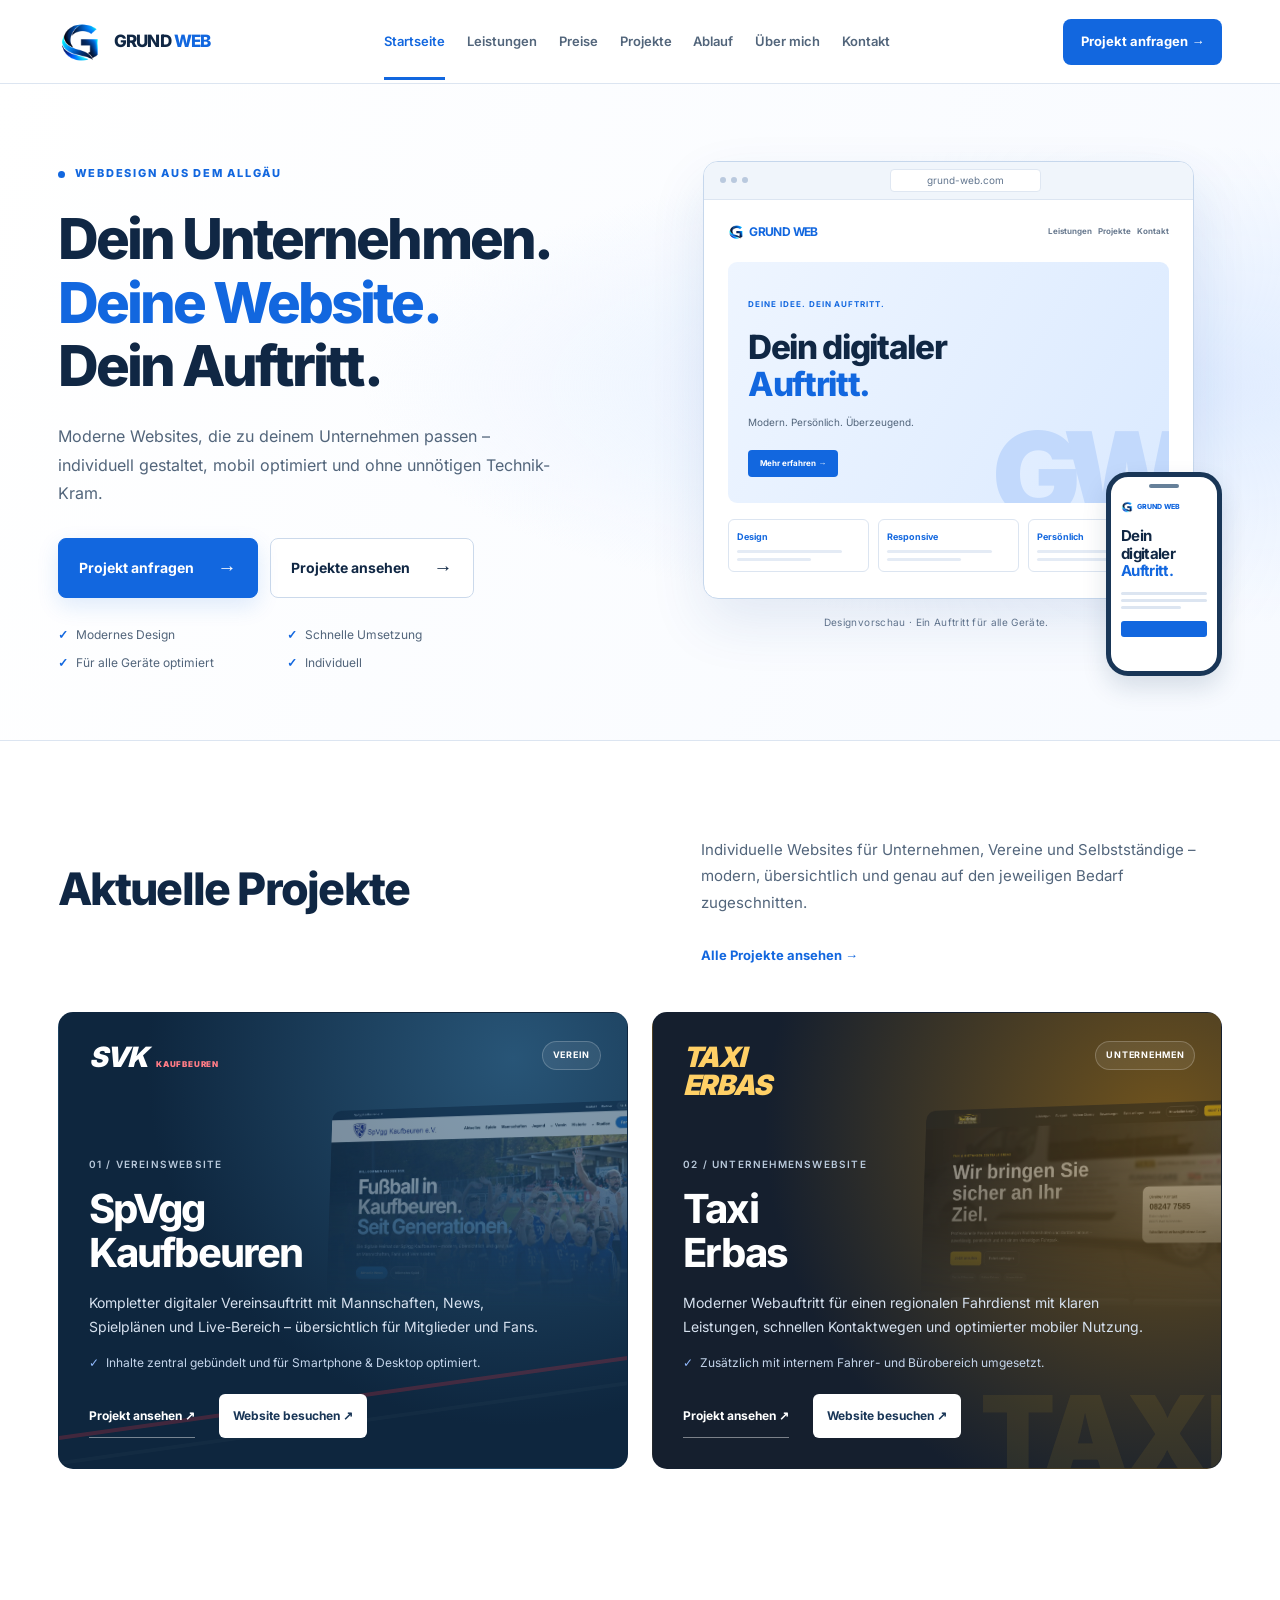
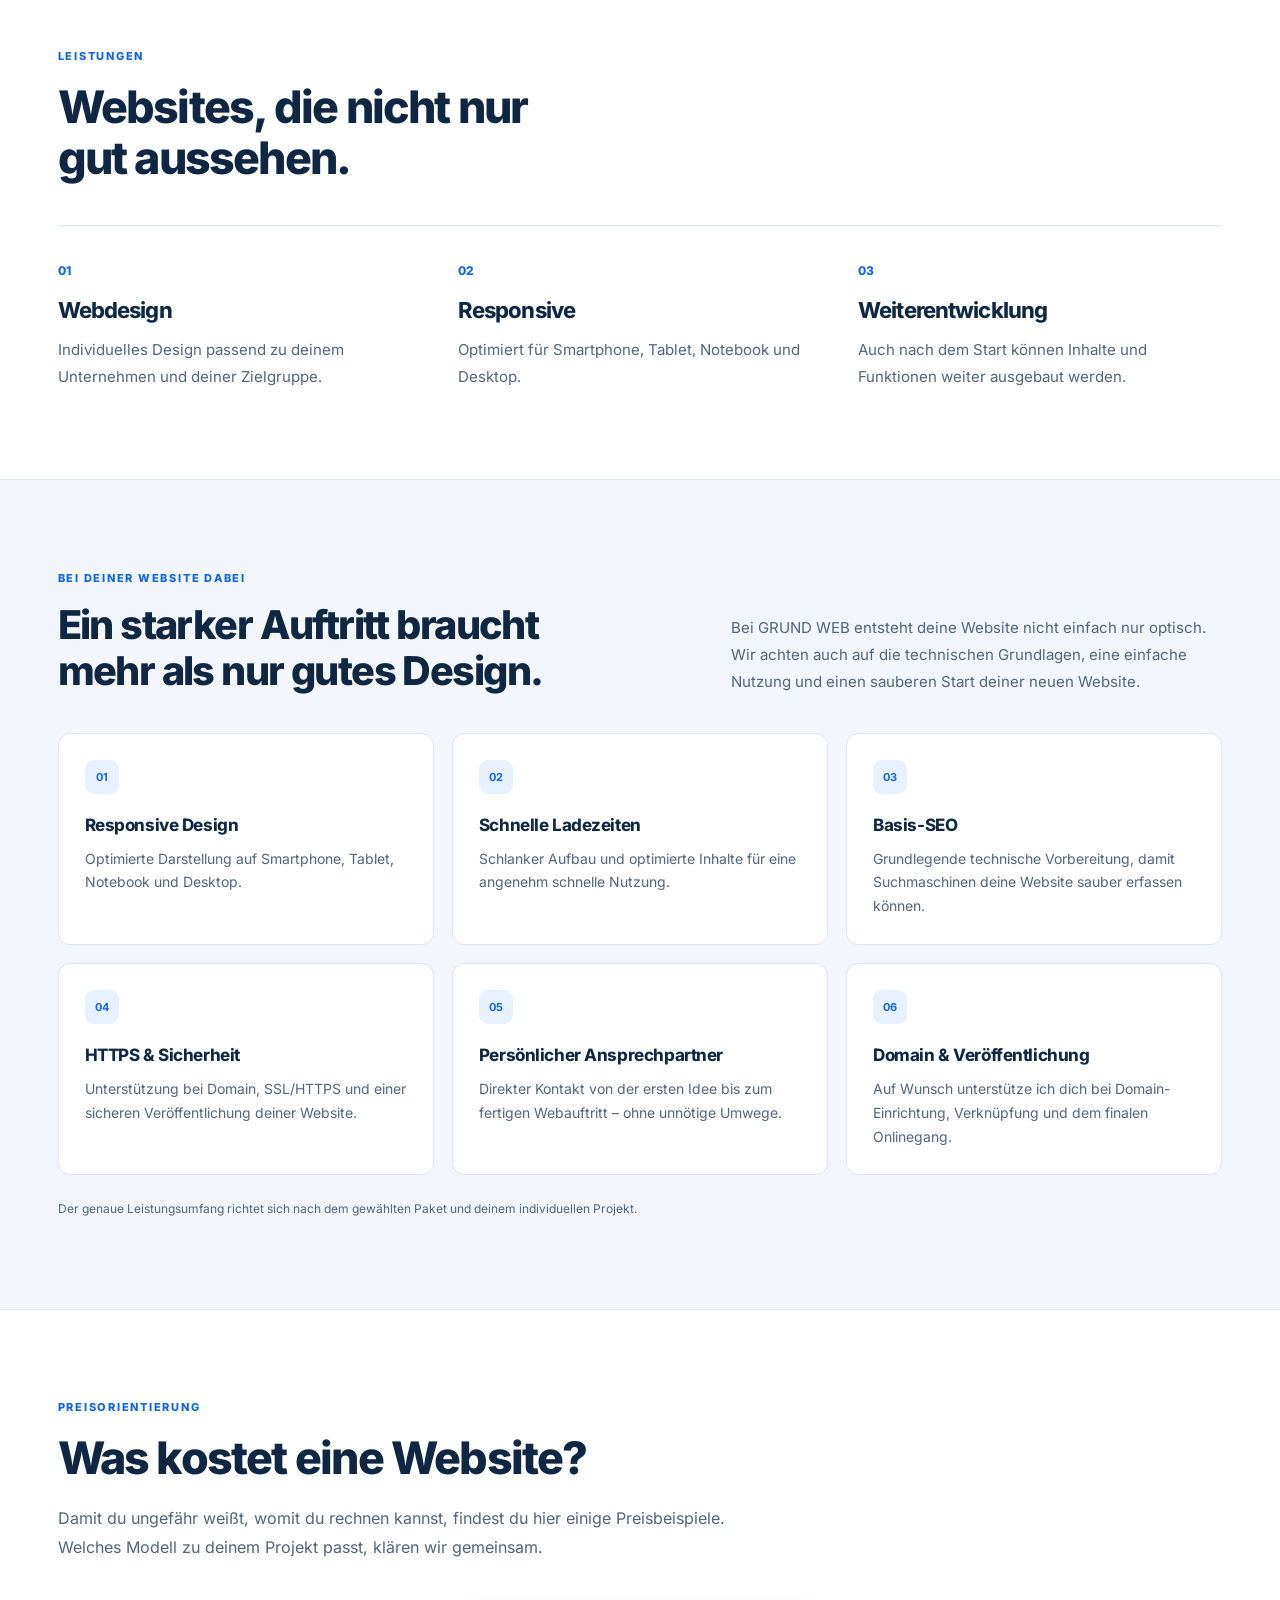
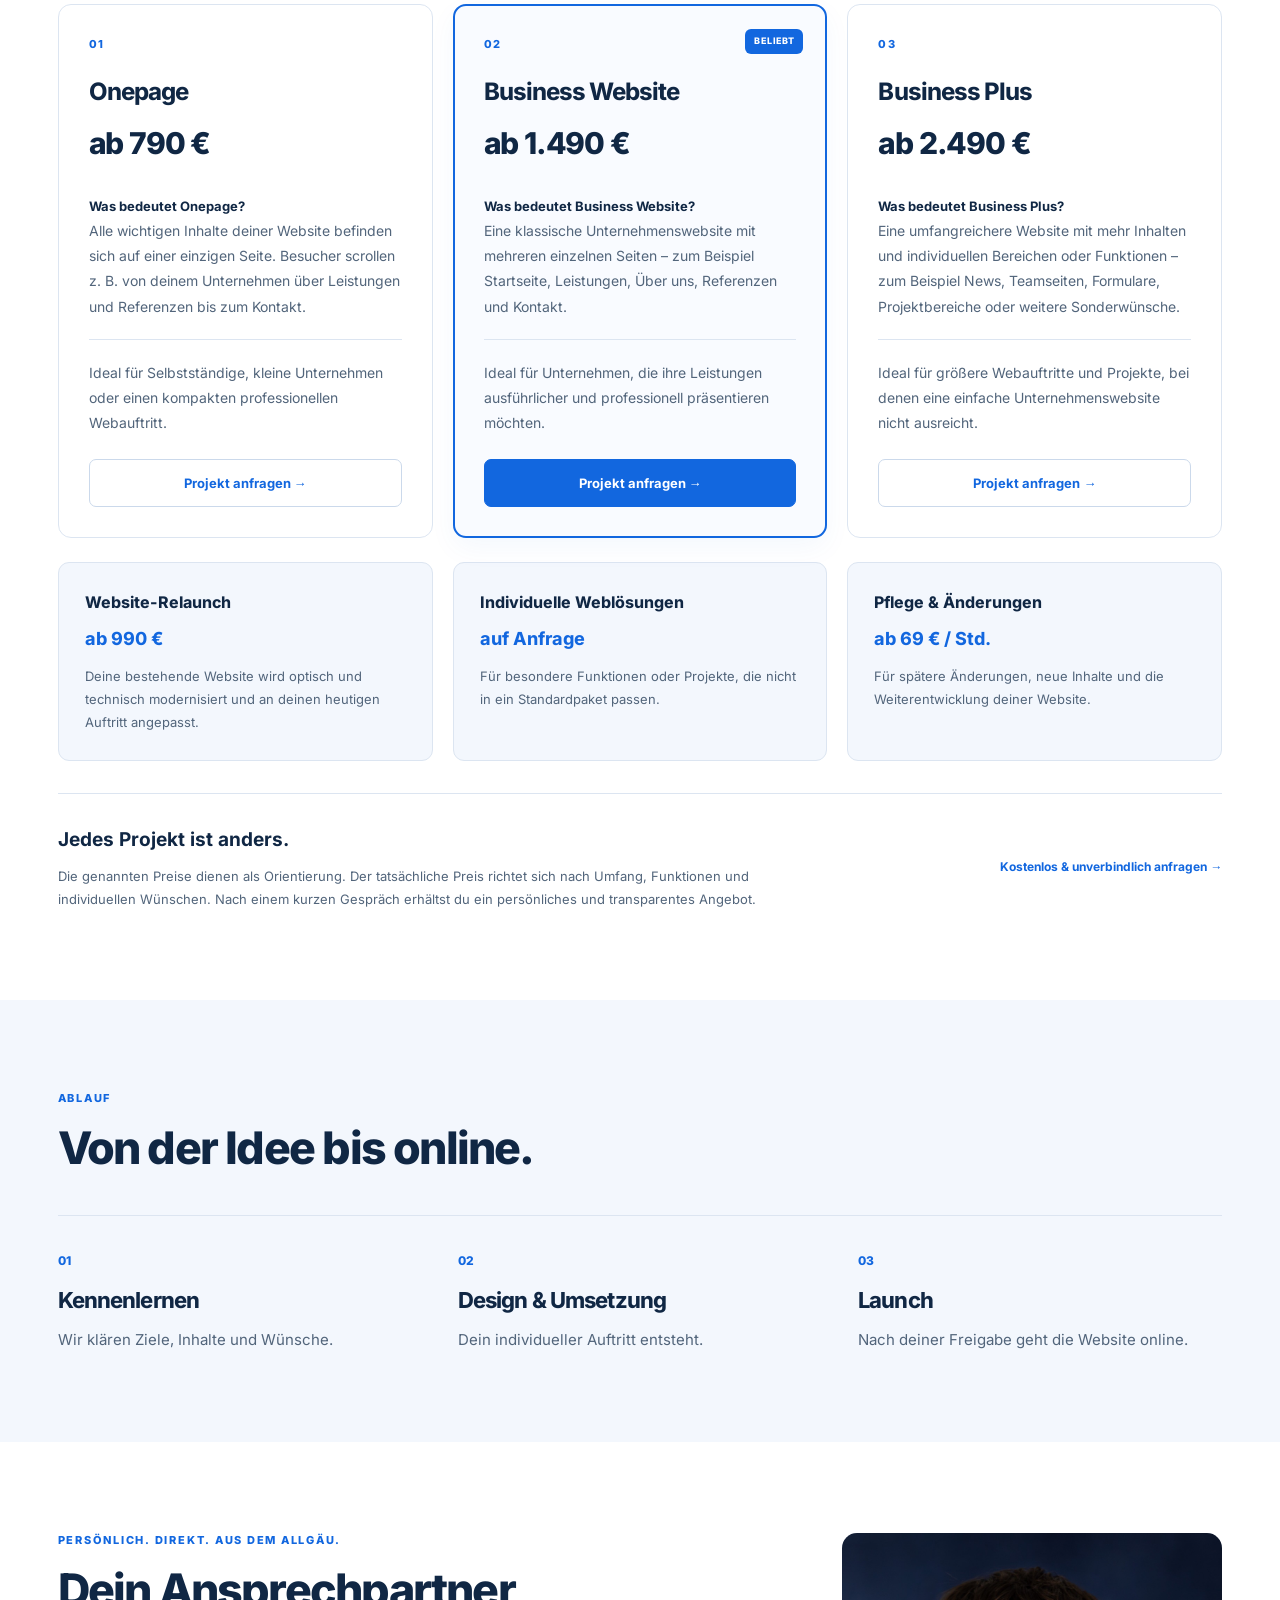
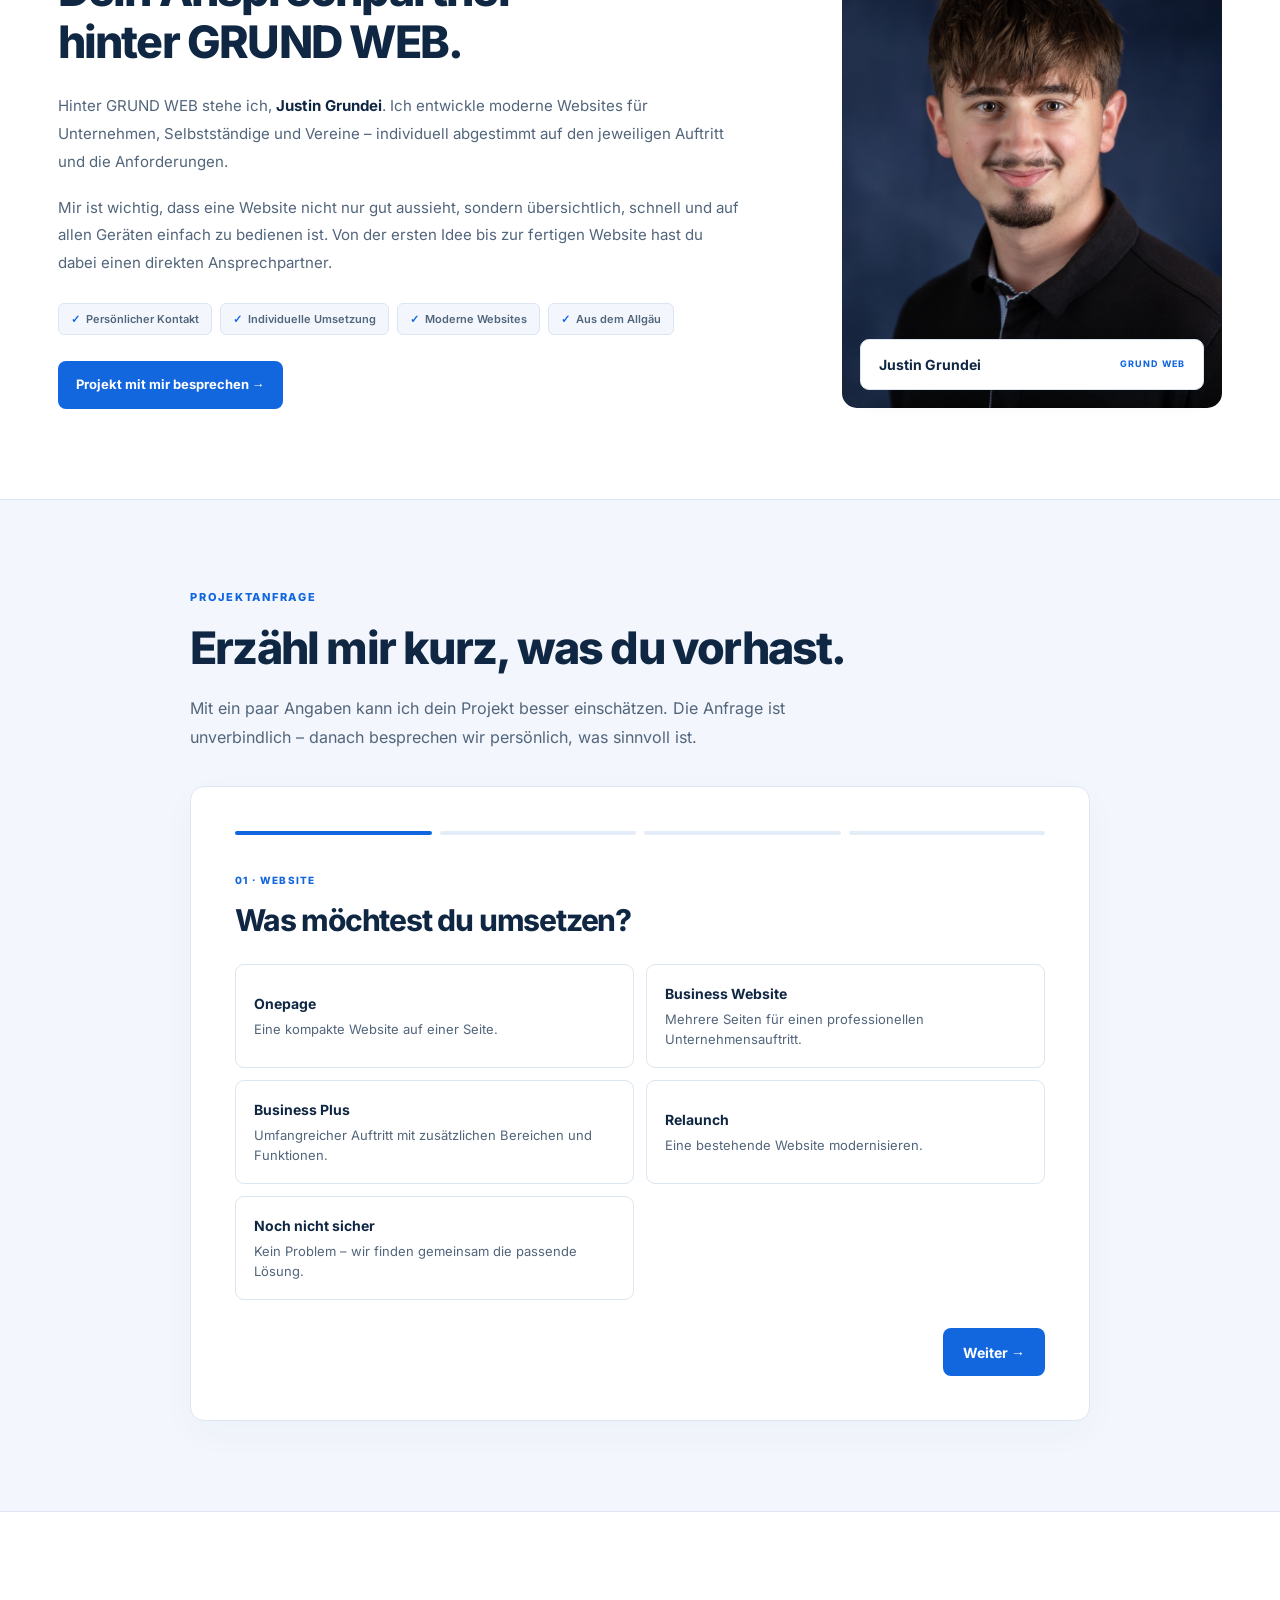
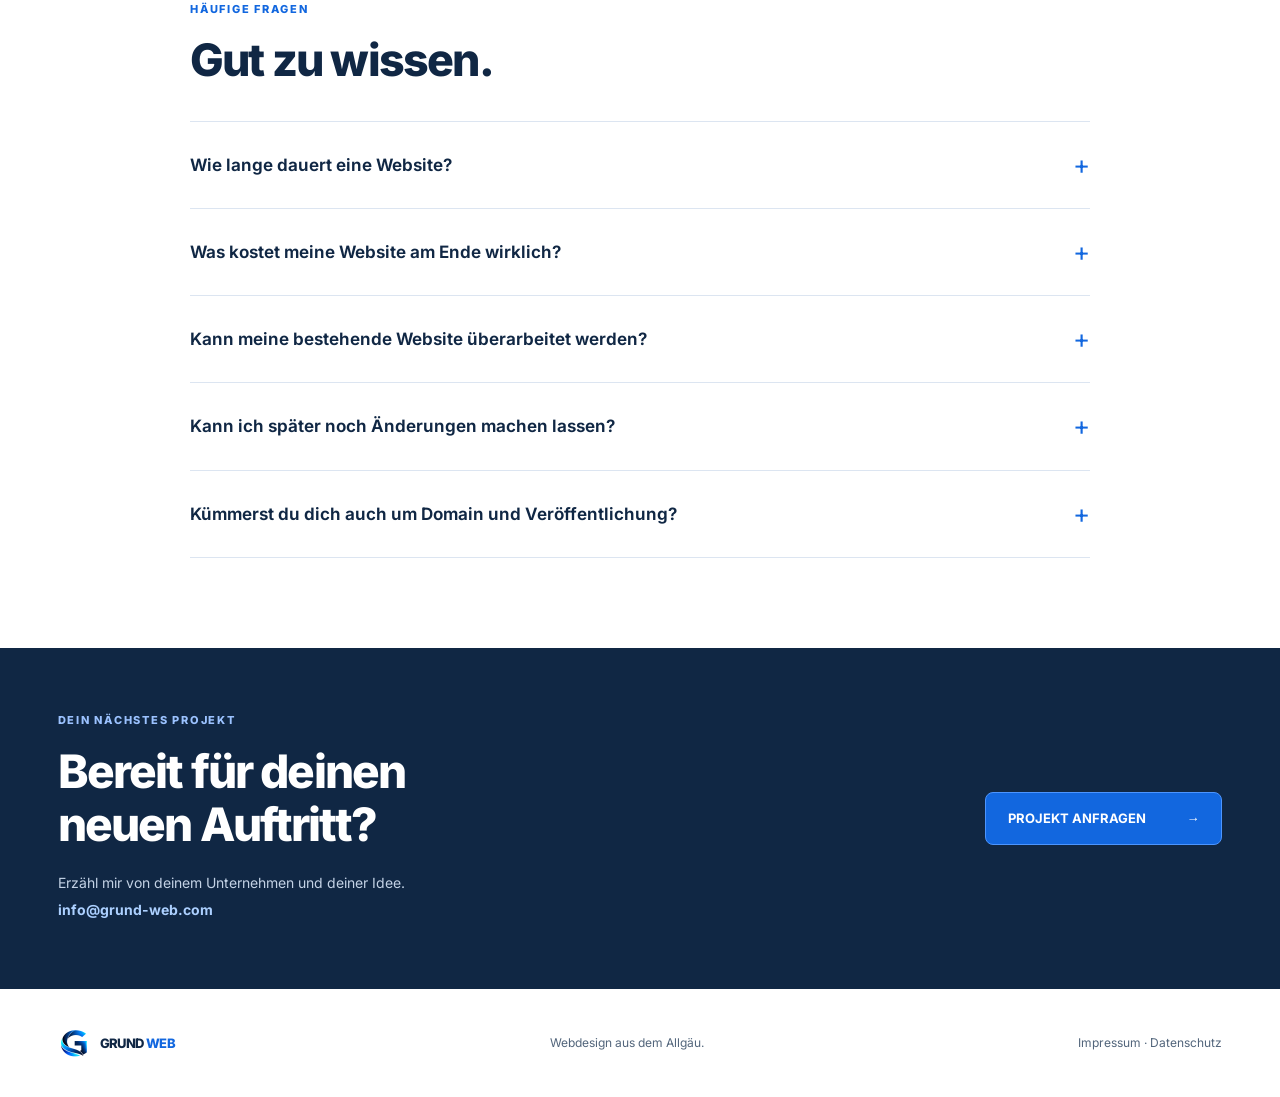
<file: index.html>
<!DOCTYPE html>

<html lang="de"><head><meta charset="utf-8"/><meta content="width=device-width,initial-scale=1" name="viewport"/><title>GRUND WEB | Webdesign aus dem Allgäu</title><meta content="GRUND WEB erstellt moderne, schnelle und mobil optimierte Websites für Unternehmen, Selbstständige und Vereine im Allgäu." name="description"/><meta content="#1267df" name="theme-color"/><link href="https://grund-web.com/" rel="canonical"/><meta content="GRUND WEB | Webdesign aus dem Allgäu" property="og:title"/><meta content="Dein Unternehmen. Deine Website. Dein Auftritt. Moderne Websites – individuell, mobil optimiert und persönlich umgesetzt." property="og:description"/><meta content="website" property="og:type"/><meta content="https://grund-web.com/" property="og:url"/><link href="fonts/fonts.css" rel="stylesheet"/><link href="style.css?v=20261031-motion" rel="stylesheet"/>
<link rel="icon" type="image/png" href="grund-web-logo.png?v=20261014-logo"/><script>if(!matchMedia("(prefers-reduced-motion: reduce)").matches)document.documentElement.classList.add("motion")</script></head><body><a class="skip-link" href="#start">Zum Inhalt</a>
<header class="site-header"><a class="logo" href="#start"><img alt="" class="brand-mark" height="44" width="44" src="grund-web-logo.png"/><b>GRUND <em class="brand-word-web">WEB</em></b></a><button aria-controls="main-nav" aria-expanded="false" aria-label="Menü öffnen" class="menu-toggle" type="button">Menü <span aria-hidden="true">☰</span></button><nav aria-label="Hauptnavigation" id="main-nav"><a class="active" href="#start">Startseite</a><a href="#leistungen">Leistungen</a><a href="#preise">Preise</a><a href="#projekte">Projekte</a><a href="#ablauf">Ablauf</a><a href="#ueber">Über mich</a><a href="#projektanfrage">Kontakt</a></nav><a class="topcta" href="#projektanfrage">Projekt anfragen →</a></header>
<main id="start" tabindex="-1"><section class="hero"><div class="hero-inner"><div class="copy"><p class="over">WEBDESIGN AUS DEM ALLGÄU</p><h1 class="headline"><span>Dein Unternehmen.</span><span class="blue">Deine Website.</span><span>Dein Auftritt.</span></h1><p class="intro">Moderne Websites, die zu deinem Unternehmen passen – individuell gestaltet, <br/>mobil optimiert und ohne unnötigen Technik-Kram.</p><div class="buttons"><a class="primary" href="#projektanfrage">Projekt anfragen <b>→</b></a><a href="#projekte">Projekte ansehen <b>→</b></a></div><div class="benefits"><span>Modernes Design</span><span>Schnelle Umsetzung</span><span>Für alle Geräte optimiert</span><span>Individuell</span></div></div><figure class="hero-preview"><div aria-hidden="true"><div class="preview-browser"><div class="browser-toolbar"><i></i><i></i><i></i><span class="browser-address">grund-web.com</span></div><div class="preview-page"><div class="preview-nav"><b><img alt="" class="preview-mark" src="grund-web-logo.png" height="16" width="16"/> GRUND WEB</b><span>Leistungen   Projekte   Kontakt</span></div><div class="preview-main"><small>DEINE IDEE. DEIN AUFTRITT.</small><h3>Dein digitaler<br/><span>Auftritt.</span></h3><p>Modern. Persönlich. Überzeugend.</p><span class="preview-cta">Mehr erfahren →</span><span class="preview-watermark">GW</span></div><div class="preview-services"><div><b>Design</b><span></span><span></span></div><div><b>Responsive</b><span></span><span></span></div><div><b>Persönlich</b><span></span><span></span></div></div></div></div><div class="preview-phone"><div class="phone-speaker"></div><small><img alt="" class="phone-mark" src="grund-web-logo.png" height="12" width="12"/> GRUND WEB</small><strong>Dein digitaler<br/><span>Auftritt.</span></strong><div class="phone-lines"><i></i><i></i><i></i></div><div class="phone-cta"></div></div></div><figcaption>Designvorschau · Ein Auftritt für alle Geräte.</figcaption></figure></div></section>
<section class="projects" id="projekte"><div class="ptop"><div><p class="over">↗   AUSZUG UNSERER PROJEKTE</p><h2>Aktuelle Projekte</h2></div><p>Individuelle Websites für Unternehmen, Vereine und Selbstständige – modern, übersichtlich und genau auf den jeweiligen Bedarf zugeschnitten.</p><a href="#cards">Alle Projekte ansehen →</a></div><div class="cards" id="cards">
<article class="project-card project-svk">
<div class="project-badge">VEREIN</div>
<div class="project-brand">SVK</div>
<img class="project-peek" src="projekte/svk-desktop.jpg?v=20261031" width="1440" height="900" alt="" aria-hidden="true" loading="lazy" decoding="async">
<div class="project-overlay">
<span>01 / VEREINSWEBSITE</span>
<h3>SpVgg<br/>Kaufbeuren</h3>
<p>Kompletter digitaler Vereinsauftritt mit Mannschaften, News, Spielplänen und Live-Bereich – übersichtlich für Mitglieder und Fans.</p>
<span class="project-result">Inhalte zentral gebündelt und für Smartphone &amp; Desktop optimiert.</span>
<div class="project-actions"><a class="project-details" href="projekt-svk.html">Projekt ansehen ↗</a><a class="external-site" href="https://jg139725.github.io/spvgg-kaufbeuren-neu/#start" rel="noopener noreferrer" target="_blank">Website besuchen ↗</a></div>
</div>
</article>
<article class="project-card project-taxi">
<div class="project-badge">UNTERNEHMEN</div>
<div class="project-brand taxi-brand">TAXI<br/>ERBAS</div>
<img class="project-peek" src="projekte/taxi-erbas-desktop.jpg?v=20261031b" width="1440" height="900" alt="" aria-hidden="true" loading="lazy" decoding="async">
<div class="project-overlay">
<span>02 / UNTERNEHMENSWEBSITE</span>
<h3>Taxi<br/>Erbas</h3>
<p>Moderner Webauftritt für einen regionalen Fahrdienst mit klaren Leistungen, schnellen Kontaktwegen und optimierter mobiler Nutzung.</p>
<span class="project-result">Zusätzlich mit internem Fahrer- und Bürobereich umgesetzt.</span>
<div class="project-actions"><a class="project-details" href="projekt-taxi-erbas.html">Projekt ansehen ↗</a><a class="external-site" href="https://jg139725.github.io/Taxierbas/index.html#start" rel="noopener noreferrer" target="_blank">Website besuchen ↗</a></div>
</div>
</article>
</div></section>
<section class="section" id="leistungen"><p class="over">LEISTUNGEN</p><h2>Websites, die nicht nur<br/>gut aussehen.</h2><div class="cols"><div><b>01</b><h3>Webdesign</h3><p>Individuelles Design passend zu deinem Unternehmen und deiner Zielgruppe.</p></div><div><b>02</b><h3>Responsive</h3><p>Optimiert für Smartphone, Tablet, Notebook und Desktop.</p></div><div><b>03</b><h3>Weiterentwicklung</h3><p>Auch nach dem Start können Inhalte und Funktionen weiter ausgebaut werden.</p></div></div></section>
<section class="gw-included"><div class="gw-included-wrap"><div class="gw-included-head"><div><p class="over">BEI DEINER WEBSITE DABEI</p><h2>Ein starker Auftritt braucht<br/>mehr als nur gutes Design.</h2></div><p>Bei GRUND WEB entsteht deine Website nicht einfach nur optisch. Wir achten auch auf die technischen Grundlagen, eine einfache Nutzung und einen sauberen Start deiner neuen Website.</p></div><div class="gw-included-grid"><div class="gw-included-item"><b>01</b><h3>Responsive Design</h3><p>Optimierte Darstellung auf Smartphone, Tablet, Notebook und Desktop.</p></div><div class="gw-included-item"><b>02</b><h3>Schnelle Ladezeiten</h3><p>Schlanker Aufbau und optimierte Inhalte für eine angenehm schnelle Nutzung.</p></div><div class="gw-included-item"><b>03</b><h3>Basis-SEO</h3><p>Grundlegende technische Vorbereitung, damit Suchmaschinen deine Website sauber erfassen können.</p></div><div class="gw-included-item"><b>04</b><h3>HTTPS &amp; Sicherheit</h3><p>Unterstützung bei Domain, SSL/HTTPS und einer sicheren Veröffentlichung deiner Website.</p></div><div class="gw-included-item"><b>05</b><h3>Persönlicher Ansprechpartner</h3><p>Direkter Kontakt von der ersten Idee bis zum fertigen Webauftritt – ohne unnötige Umwege.</p></div><div class="gw-included-item"><b>06</b><h3>Domain &amp; Veröffentlichung</h3><p>Auf Wunsch unterstütze ich dich bei Domain-Einrichtung, Verknüpfung und dem finalen Onlinegang.</p></div></div><p class="gw-included-note">Der genaue Leistungsumfang richtet sich nach dem gewählten Paket und deinem individuellen Projekt.</p></div></section>
<section class="gw-pricing" id="preise">
<div class="gw-price-wrap">
<div class="gw-price-head">
<span class="gw-kicker">PREISORIENTIERUNG</span>
<h2>Was kostet eine Website?</h2>
<p>Damit du ungefähr weißt, womit du rechnen kannst, findest du hier einige Preisbeispiele. Welches Modell zu deinem Projekt passt, klären wir gemeinsam.</p>
</div>
<div class="gw-price-grid">
<article class="gw-price-card">
<span class="gw-number">01</span>
<h3>Onepage</h3>
<div class="gw-price">ab 790 €</div>
<p class="gw-explain"><strong>Was bedeutet Onepage?</strong><br/>Alle wichtigen Inhalte deiner Website befinden sich auf einer einzigen Seite. Besucher scrollen z. B. von deinem Unternehmen über Leistungen und Referenzen bis zum Kontakt.</p>
<p class="gw-goodfor">Ideal für Selbstständige, kleine Unternehmen oder einen kompakten professionellen Webauftritt.</p>
<a href="#projektanfrage">Projekt anfragen →</a>
</article>
<article class="gw-price-card gw-featured">
<span class="gw-badge">BELIEBT</span>
<span class="gw-number">02</span>
<h3>Business Website</h3>
<div class="gw-price">ab 1.490 €</div>
<p class="gw-explain"><strong>Was bedeutet Business Website?</strong><br/>Eine klassische Unternehmenswebsite mit mehreren einzelnen Seiten – zum Beispiel Startseite, Leistungen, Über uns, Referenzen und Kontakt.</p>
<p class="gw-goodfor">Ideal für Unternehmen, die ihre Leistungen ausführlicher und professionell präsentieren möchten.</p>
<a href="#projektanfrage">Projekt anfragen →</a>
</article>
<article class="gw-price-card">
<span class="gw-number">03</span>
<h3>Business Plus</h3>
<div class="gw-price">ab 2.490 €</div>
<p class="gw-explain"><strong>Was bedeutet Business Plus?</strong><br/>Eine umfangreichere Website mit mehr Inhalten und individuellen Bereichen oder Funktionen – zum Beispiel News, Teamseiten, Formulare, Projektbereiche oder weitere Sonderwünsche.</p>
<p class="gw-goodfor">Ideal für größere Webauftritte und Projekte, bei denen eine einfache Unternehmenswebsite nicht ausreicht.</p>
<a href="#projektanfrage">Projekt anfragen →</a>
</article>
</div>
<div class="gw-price-extra">
<div>
<strong>Website-Relaunch</strong>
<span>ab 990 €</span>
<p>Deine bestehende Website wird optisch und technisch modernisiert und an deinen heutigen Auftritt angepasst.</p>
</div>
<div>
<strong>Individuelle Weblösungen</strong>
<span>auf Anfrage</span>
<p>Für besondere Funktionen oder Projekte, die nicht in ein Standardpaket passen.</p>
</div>
<div>
<strong>Pflege &amp; Änderungen</strong>
<span>ab 69 € / Std.</span>
<p>Für spätere Änderungen, neue Inhalte und die Weiterentwicklung deiner Website.</p>
</div>
</div>
<div class="gw-price-note">
<div>
<strong>Jedes Projekt ist anders.</strong>
<p>Die genannten Preise dienen als Orientierung. Der tatsächliche Preis richtet sich nach Umfang, Funktionen und individuellen Wünschen. Nach einem kurzen Gespräch erhältst du ein persönliches und transparentes Angebot.</p>
</div>
<a href="#projektanfrage">Kostenlos &amp; unverbindlich anfragen →</a>
</div>
</div>
</section>
<section class="section pale" id="ablauf"><p class="over">ABLAUF</p><h2>Von der Idee bis online.</h2><div class="cols"><div><b>01</b><h3>Kennenlernen</h3><p>Wir klären Ziele, Inhalte und Wünsche.</p></div><div><b>02</b><h3>Design &amp; Umsetzung</h3><p>Dein individueller Auftritt entsteht.</p></div><div><b>03</b><h3>Launch</h3><p>Nach deiner Freigabe geht die Website online.</p></div></div></section>
<section class="section gw-about" id="ueber"><div class="gw-about-copy"><p class="over">PERSÖNLICH. DIREKT. AUS DEM ALLGÄU.</p><h2>Dein Ansprechpartner<br/>hinter GRUND WEB.</h2><p>Hinter GRUND WEB stehe ich, <strong>Justin Grundei</strong>. Ich entwickle moderne Websites für Unternehmen, Selbstständige und Vereine – individuell abgestimmt auf den jeweiligen Auftritt und die Anforderungen.</p><p>Mir ist wichtig, dass eine Website nicht nur gut aussieht, sondern übersichtlich, schnell und auf allen Geräten einfach zu bedienen ist. Von der ersten Idee bis zur fertigen Website hast du dabei einen direkten Ansprechpartner.</p><div class="gw-about-points"><span>Persönlicher Kontakt</span><span>Individuelle Umsetzung</span><span>Moderne Websites</span><span>Aus dem Allgäu</span></div><a class="gw-about-cta" href="#projektanfrage">Projekt mit mir besprechen →</a></div><div class="gw-about-photo"><div class="gw-about-photo-frame"><img alt="Justin Grundei – Ansprechpartner bei GRUND WEB" decoding="async" height="1365" loading="lazy" src="justin.jpg?v=20261024" width="2048"/></div><div class="gw-about-name"><strong>Justin Grundei</strong><span>GRUND WEB</span></div></div></section>
<section class="gw-request" id="projektanfrage">
<div class="gw-request-wrap">
<div class="gw-request-head"><span class="gw-kicker">PROJEKTANFRAGE</span><h2>Erzähl mir kurz, was du vorhast.</h2><p>Mit ein paar Angaben kann ich dein Projekt besser einschätzen. Die Anfrage ist unverbindlich – danach besprechen wir persönlich, was sinnvoll ist.</p></div>
<form action="https://formsubmit.co/info@grund-web.com" class="gw-form-shell" id="gwProjectForm" method="POST">
<input name="_subject" type="hidden" value="Neue Projektanfrage über grund-web.com"/>
<input name="_template" type="hidden" value="table"/>
<input name="_next" type="hidden" value="https://grund-web.com/danke.html"/>
<input name="_url" type="hidden" value="https://grund-web.com/#projektanfrage"/>
<input aria-hidden="true" autocomplete="off" class="gw-honeypot" name="_honey" tabindex="-1" type="text"/>
<div aria-label="Schritt 1 von 4" class="gw-progress" role="group"><span class="on"></span><span></span><span></span><span></span></div>
<input id="websiteArt" name="Website-Typ" type="hidden"/><input id="kundenTyp" name="Kundentyp" type="hidden"/>
<div class="gw-step active" data-step="0"><small>01 · WEBSITE</small><h3 tabindex="-1">Was möchtest du umsetzen?</h3>
<div class="gw-options" data-target="websiteArt">
<button aria-pressed="false" class="gw-option" data-value="Onepage" type="button"><strong>Onepage</strong><span>Eine kompakte Website auf einer Seite.</span></button>
<button aria-pressed="false" class="gw-option" data-value="Business Website" type="button"><strong>Business Website</strong><span>Mehrere Seiten für einen professionellen Unternehmensauftritt.</span></button>
<button aria-pressed="false" class="gw-option" data-value="Business Plus" type="button"><strong>Business Plus</strong><span>Umfangreicher Auftritt mit zusätzlichen Bereichen und Funktionen.</span></button>
<button aria-pressed="false" class="gw-option" data-value="Relaunch" type="button"><strong>Relaunch</strong><span>Eine bestehende Website modernisieren.</span></button>
<button aria-pressed="false" class="gw-option" data-value="Noch nicht sicher" type="button"><strong>Noch nicht sicher</strong><span>Kein Problem – wir finden gemeinsam die passende Lösung.</span></button>
</div>
</div>
<div class="gw-step" data-step="1"><small>02 · ÜBER DICH</small><h3 tabindex="-1">Für wen ist die Website?</h3>
<div class="gw-options" data-target="kundenTyp">
<button aria-pressed="false" class="gw-option" data-value="Unternehmen" type="button"><strong>Unternehmen</strong><span>Für Firmen und Gewerbebetriebe.</span></button>
<button aria-pressed="false" class="gw-option" data-value="Selbstständige &amp; Einzelunternehmer" type="button"><strong>Selbstständige &amp; Einzelunternehmer</strong><span>Für deinen persönlichen geschäftlichen Auftritt.</span></button>
<button aria-pressed="false" class="gw-option" data-value="Verein" type="button"><strong>Verein</strong><span>Für Vereine, Mannschaften und Organisationen.</span></button>
<button aria-pressed="false" class="gw-option" data-value="Sonstiges" type="button"><strong>Sonstiges</strong><span>Dein Projekt passt in keine der Kategorien.</span></button>
</div>
<div class="gw-field"><label for="existingSite">Gibt es bereits eine Website?</label><select id="existingSite" name="bestehende_website"><option value="Nein">Nein</option><option value="Ja">Ja</option></select></div>
<div class="gw-field gw-url-wrap" id="urlWrap"><label for="gw-field-1">Aktuelle Website</label><input id="gw-field-1" name="Aktuelle-Website" placeholder="https://..." type="url"/></div>
</div>
<div class="gw-step" data-step="2"><small>03 · FUNKTIONEN</small><h3 tabindex="-1">Was soll deine Website können?</h3>
<div class="gw-package-note" id="gwPackageNote"></div>
<input id="gwIncludedFeatures" name="Im-Paket-enthalten" type="hidden" value=""/>
<div class="gw-checks">
<label class="gw-check" data-feature="Kontaktformular"><input name="Funktionen" type="checkbox" value="Kontaktformular"/> <span class="gw-check-text">Kontaktformular</span><span class="gw-included-badge">Inklusive</span><span aria-label="Info zum Kontaktformular" class="gw-info" tabindex="0">i<span class="gw-info-tip">Ein Formular, über das Besucher direkt über die Website eine Anfrage senden können – zum Beispiel mit Name, E-Mail, Telefonnummer und Nachricht.</span></span></label>
<label class="gw-check" data-feature="Galerie"><input name="Funktionen" type="checkbox" value="Galerie"/> <span class="gw-check-text">Bilder / Galerie</span><span class="gw-included-badge">Inklusive</span><span aria-label="Info zu Bilder und Galerie" class="gw-info" tabindex="0">i<span class="gw-info-tip">Ein eigener Bereich für Fotos und Bilder – zum Beispiel Projekte, Fahrzeuge, Referenzen, Räumlichkeiten oder Mannschaftsfotos.</span></span></label>
<label class="gw-check" data-feature="News"><input name="Funktionen" type="checkbox" value="News"/> <span class="gw-check-text">News / Aktuelles</span><span class="gw-included-badge">Inklusive</span><span aria-label="Info zu News und Aktuelles" class="gw-info" tabindex="0">i<span class="gw-info-tip">Ein Bereich für Neuigkeiten, Beiträge oder aktuelle Meldungen, damit Besucher regelmäßig über Neues informiert werden können.</span></span></label>
<label class="gw-check" data-feature="Team"><input name="Funktionen" type="checkbox" value="Team"/> <span class="gw-check-text">Team / Ansprechpartner</span><span class="gw-included-badge">Inklusive</span><span aria-label="Info zu Team und Ansprechpartnern" class="gw-info" tabindex="0">i<span class="gw-info-tip">Personen auf deiner Website vorstellen – zum Beispiel Mitarbeiter, Ansprechpartner, Trainer oder Vorstand mit Foto, Name und Funktion.</span></span></label>
<label class="gw-check" data-feature="Login / Mitgliederbereich"><input name="Funktionen" type="checkbox" value="Login / Mitgliederbereich"/> <span class="gw-check-text">Login / Mitgliederbereich</span> <span aria-label="Info zu Login und Mitgliederbereich" class="gw-info" tabindex="0">i<span class="gw-info-tip">Geschützte Inhalte für Kunden, Mitarbeiter oder Mitglieder – zum Beispiel ein Mitarbeiterportal, Mitgliederbereich oder interne Dokumente.</span></span></label>
<label class="gw-check" data-feature="Besondere / individuelle Funktion"><input name="Funktionen" type="checkbox" value="Besondere / individuelle Funktion"/> <span class="gw-check-text">Besondere / individuelle Funktion</span> <span aria-label="Info zu individuellen Funktionen" class="gw-info" tabindex="0">i<span class="gw-info-tip">Eine zusätzliche, individuell abgestimmte Funktion – zum Beispiel Terminvereinbarung, spezielles Formular, Rechner oder eine andere Erweiterung. Umfang nach Absprache.</span></span></label>
</div>
<div class="gw-field"><label for="gw-field-2">Erzähl mir kurz von deinem Projekt</label><textarea id="gw-field-2" name="Projektbeschreibung" placeholder="Was möchtest du mit deiner neuen Website erreichen? Gibt es besondere Wünsche?"></textarea></div>
</div>
<div class="gw-step" data-step="3"><small>04 · KONTAKT</small><h3 tabindex="-1">Wie kann ich dich erreichen?</h3>
<div class="gw-two"><div class="gw-field"><label for="gw-field-3">Name *</label><input autocomplete="name" id="gw-field-3" name="Name" required=""/></div><div class="gw-field"><label for="gw-field-4">Unternehmen / Verein</label><input autocomplete="organization" id="gw-field-4" name="Unternehmen-Verein"/></div></div>
<div class="gw-two"><div class="gw-field"><label for="gw-field-5">E-Mail *</label><input autocomplete="email" id="gw-field-5" name="email" required="" type="email"/></div><div class="gw-field"><label for="gw-field-6">Telefon (optional)</label><input autocomplete="tel" id="gw-field-6" name="Telefon" type="tel"/></div></div>
<label class="gw-consent"><input name="Datenschutz-zur-Kenntnis" required="" type="checkbox" value="Ja"/> <span>Ich habe die <a href="datenschutz.html" rel="noopener" target="_blank">Datenschutzerklärung</a> zur Kenntnis genommen. *</span></label>
<p class="gw-form-note">Unverbindliche Anfrage – es wird noch kein Auftrag erteilt. Ich melde mich persönlich bei dir zurück.</p>
</div>
<div class="gw-nav"><button class="gw-btn gw-back" style="visibility:hidden" type="button">← Zurück</button><button class="gw-btn gw-next" type="button">Weiter →</button><button class="gw-btn gw-submit" type="submit">Projekt unverbindlich anfragen →</button></div>
<p aria-live="polite" class="gw-form-status" id="gwFormStatus" role="status"></p><noscript><p class="gw-form-note">Für die mehrstufige Anfrage bitte JavaScript aktivieren. Du erreichst mich auch direkt unter <a class="gw-mail" href="mailto:info@grund-web.com">info@grund-web.com</a>.</p></noscript></form>
</div>
</section>
<section class="gw-faq" id="faq"><div class="gw-faq-wrap">
<div class="gw-faq-head"><span class="gw-kicker">HÄUFIGE FRAGEN</span><h2>Gut zu wissen.</h2></div>
<div class="gw-faq-list">
<div class="gw-faq-item"><button aria-controls="faq-answer-0" aria-expanded="false" class="gw-faq-q" type="button">Wie lange dauert eine Website?<b aria-hidden="true">+</b></button><div class="gw-faq-a" id="faq-answer-0">Das hängt vom Umfang ab. Eine kompakte Website ist schneller umgesetzt als ein großer Webauftritt mit individuellen Funktionen. Nach dem ersten Gespräch bekommst du eine realistische Einschätzung zum Ablauf.</div></div>
<div class="gw-faq-item"><button aria-controls="faq-answer-1" aria-expanded="false" class="gw-faq-q" type="button">Was kostet meine Website am Ende wirklich?<b aria-hidden="true">+</b></button><div class="gw-faq-a" id="faq-answer-1">Die Preise auf der Website sind Orientierungswerte. Entscheidend sind Umfang, Inhalte und Funktionen. Vor der Umsetzung erhältst du ein transparentes individuelles Angebot.</div></div>
<div class="gw-faq-item"><button aria-controls="faq-answer-2" aria-expanded="false" class="gw-faq-q" type="button">Kann meine bestehende Website überarbeitet werden?<b aria-hidden="true">+</b></button><div class="gw-faq-a" id="faq-answer-2">Ja. Bei einem Relaunch wird geprüft, was übernommen werden kann und welche Bereiche optisch, technisch oder strukturell verbessert werden sollten.</div></div>
<div class="gw-faq-item"><button aria-controls="faq-answer-3" aria-expanded="false" class="gw-faq-q" type="button">Kann ich später noch Änderungen machen lassen?<b aria-hidden="true">+</b></button><div class="gw-faq-a" id="faq-answer-3">Ja. Inhalte, Seiten und Funktionen können auch nach dem Start erweitert oder angepasst werden. Dafür gibt es die laufende Pflege und Weiterentwicklung.</div></div>
<div class="gw-faq-item"><button aria-controls="faq-answer-4" aria-expanded="false" class="gw-faq-q" type="button">Kümmerst du dich auch um Domain und Veröffentlichung?<b aria-hidden="true">+</b></button><div class="gw-faq-a" id="faq-answer-4">Die technische Veröffentlichung und die Einbindung einer Domain können gemeinsam geplant werden. Welche Lösung sinnvoll ist, hängt vom jeweiligen Projekt und vorhandenen Zugängen ab.</div></div>
</div>
</div></section>
<section class="contact" id="kontakt-kurz"><div><p class="over">DEIN NÄCHSTES PROJEKT</p><h2>Bereit für deinen<br/>neuen Auftritt?</h2><p>Erzähl mir von deinem Unternehmen und deiner Idee.<br/><a class="gw-mail" href="mailto:info@grund-web.com">info@grund-web.com</a></p></div><a href="#projektanfrage">PROJEKT ANFRAGEN <b>→</b></a></section></main><footer class="site-footer"><a class="logo footer-brand" href="#start"><img alt="" class="brand-mark" height="44" width="44" src="grund-web-logo.png"/><b>GRUND <em class="brand-word-web">WEB</em></b></a><span>Webdesign aus dem Allgäu.</span><span><a href="impressum.html" style="color:inherit;text-decoration:none">Impressum</a> · <a href="datenschutz.html" style="color:inherit;text-decoration:none">Datenschutz</a></span></footer>
<script defer="" src="script.js?v=20261014-logo"></script><script defer src="motion.js?v=1"></script></body></html>
</file>
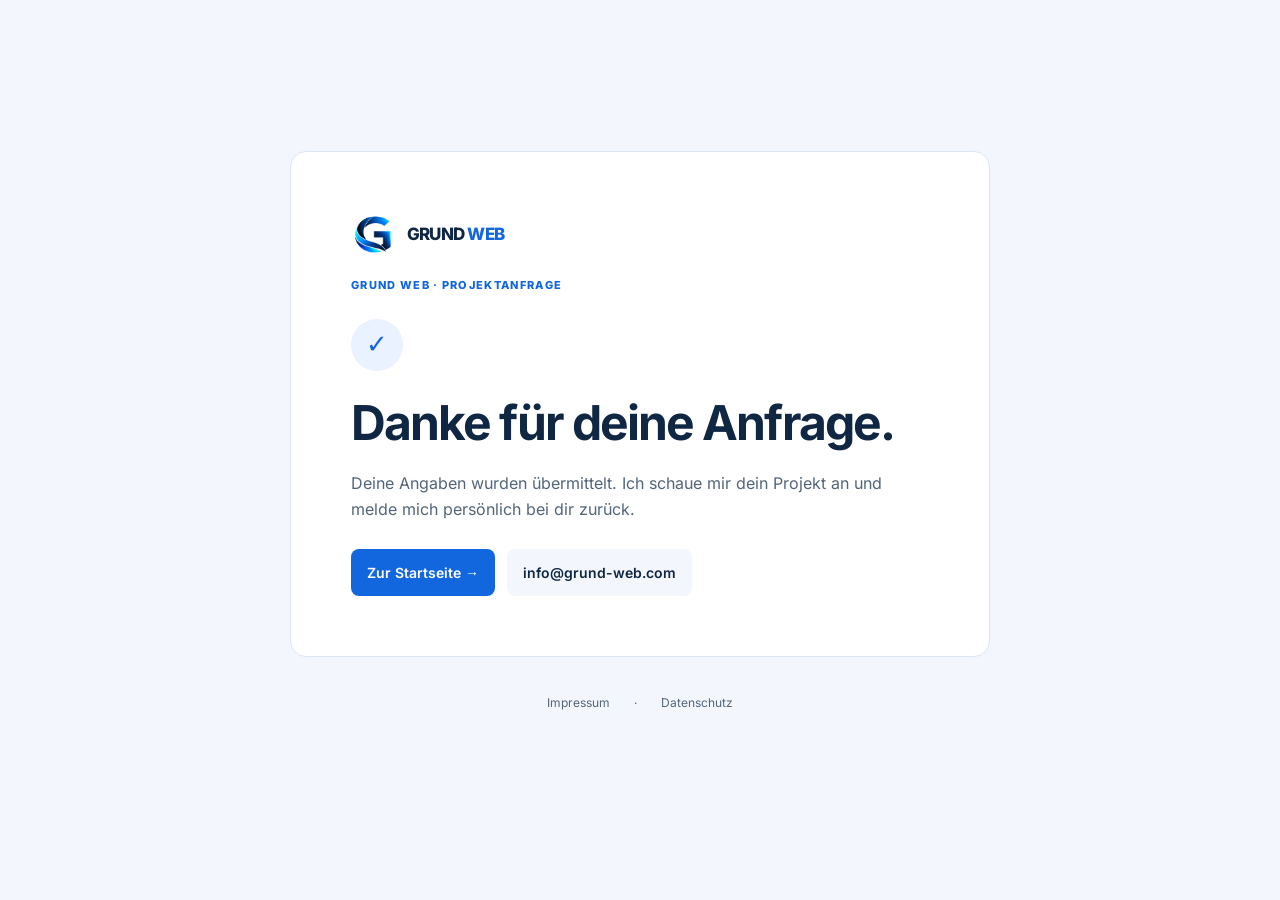
<file: danke.html>
<!DOCTYPE html>

<html lang="de"><head><meta charset="utf-8"/><meta content="width=device-width,initial-scale=1" name="viewport"/><meta name="robots" content="noindex"><title>Danke für deine Anfrage | GRUND WEB</title><meta name="robots" content="noindex"/><link href="fonts/fonts.css" rel="stylesheet"/><link href="style.css?v=20261031-motion" rel="stylesheet"/><link rel="icon" type="image/png" href="grund-web-logo.png?v=20261014-logo"/></head><body class="thankyou-body"><main class="box"><a class="logo thankyou-brand" href="index.html"><img alt="" class="brand-mark" height="44" width="44" src="grund-web-logo.png"/><b>GRUND <em class="brand-word-web">WEB</em></b></a><div class="mark">GRUND WEB · PROJEKTANFRAGE</div><div class="check">✓</div><h1>Danke für deine Anfrage.</h1><p>Deine Angaben wurden übermittelt. Ich schaue mir dein Projekt an und melde mich persönlich bei dir zurück.</p><div class="actions"><a href="index.html">Zur Startseite →</a><a class="secondary" href="mailto:info@grund-web.com">info@grund-web.com</a></div></main><footer class="subpage-footer"><a href="impressum.html">Impressum</a> · <a href="datenschutz.html">Datenschutz</a></footer></body></html>
</file>
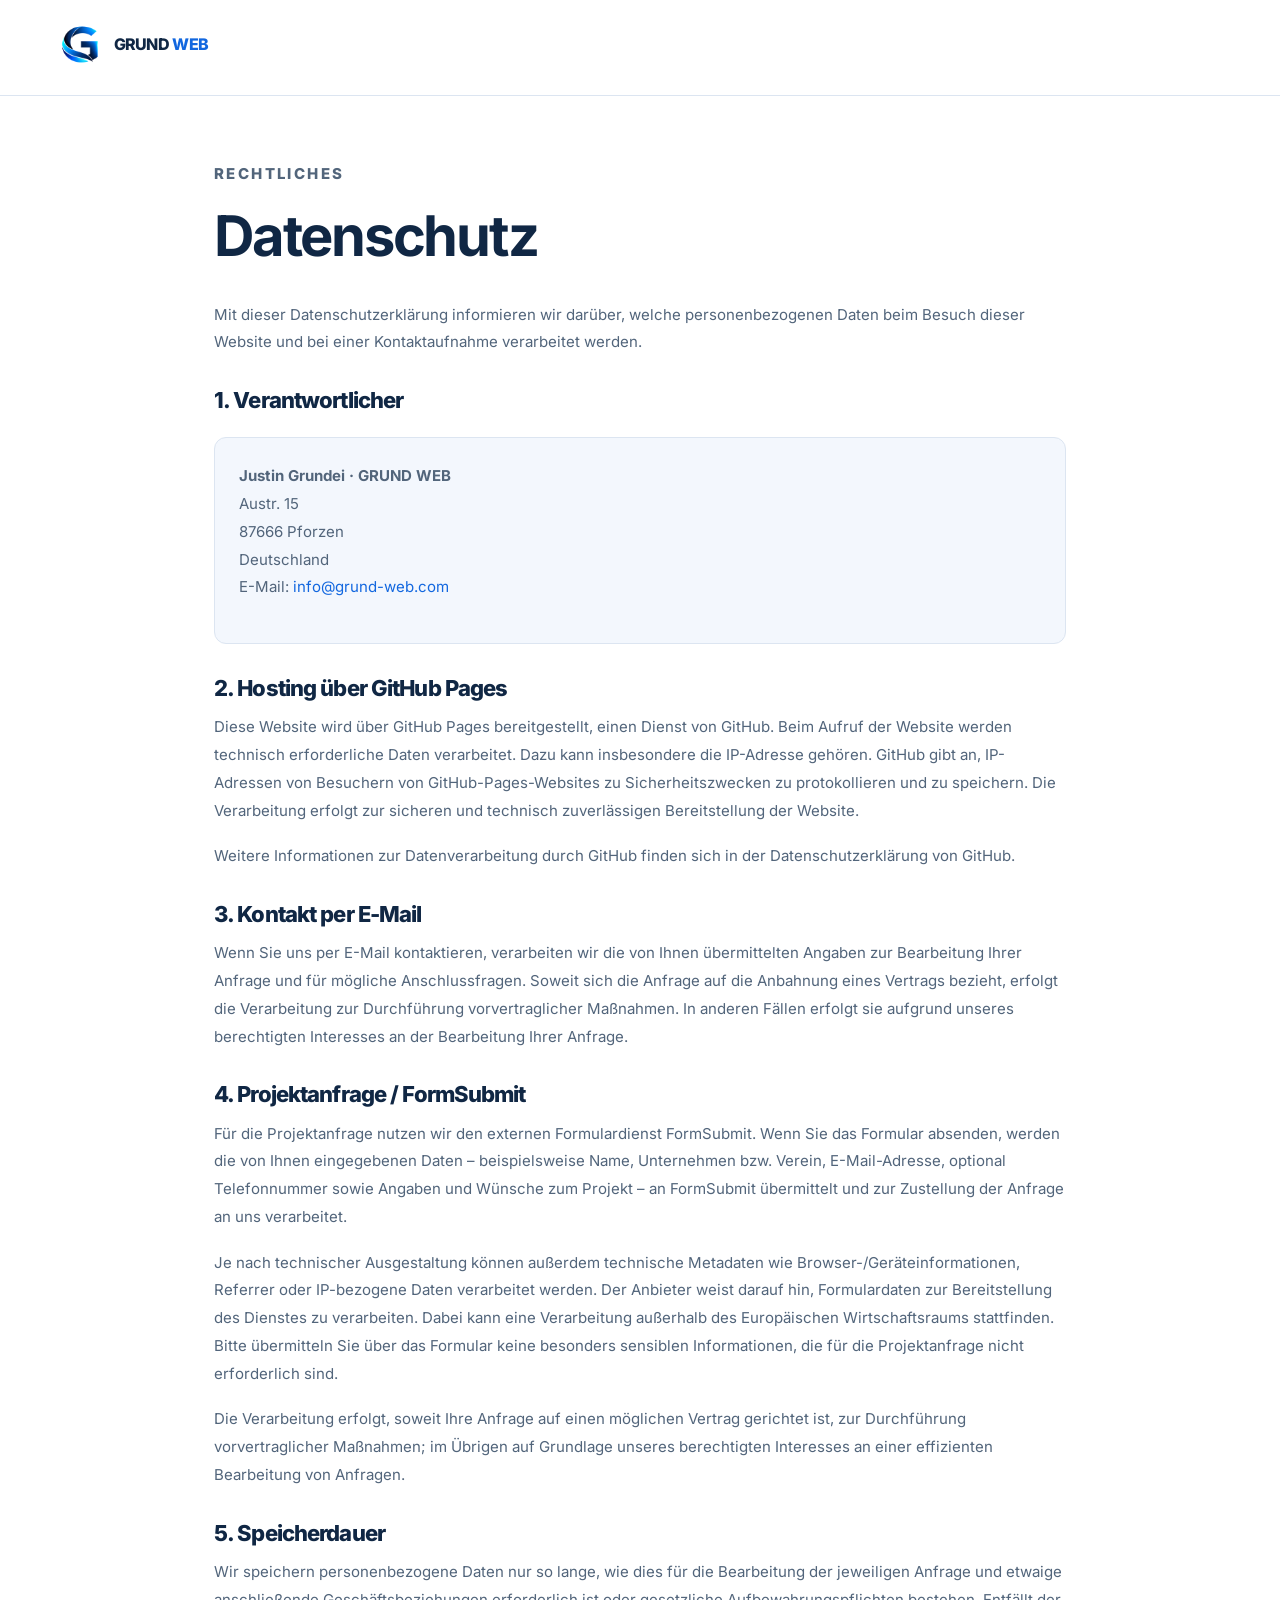
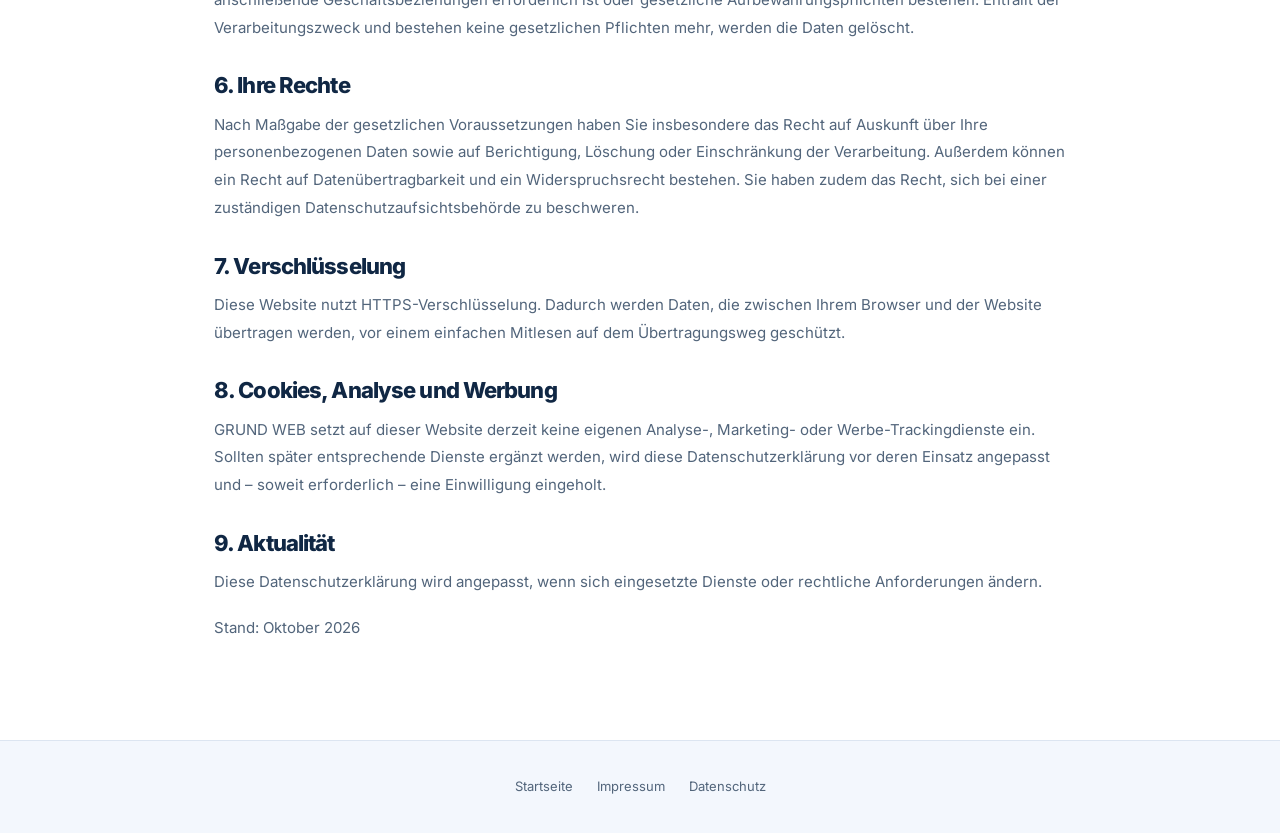
<file: datenschutz.html>
<!DOCTYPE html>

<html lang="de"><head><meta charset="utf-8"/><meta content="width=device-width,initial-scale=1" name="viewport"/><title>Datenschutz | GRUND WEB</title><meta content="Datenschutzerklärung von GRUND WEB." name="description"/><meta name="robots" content="index,follow"><link href="https://grund-web.com/datenschutz.html" rel="canonical"/><link href="fonts/fonts.css" rel="stylesheet"/><link href="style.css?v=20261031-motion" rel="stylesheet"/><link rel="icon" type="image/png" href="grund-web-logo.png?v=20261014-logo"/></head><body><header class="legal-head"><a class="logo" href="index.html"><img alt="" class="brand-mark" height="44" width="44" src="grund-web-logo.png"/><b>GRUND <em class="brand-word-web">WEB</em></b></a></header><main class="legal"><p class="over">RECHTLICHES</p><h1>Datenschutz</h1><p>Mit dieser Datenschutzerklärung informieren wir darüber, welche personenbezogenen Daten beim Besuch dieser Website und bei einer Kontaktaufnahme verarbeitet werden.</p><h2>1. Verantwortlicher</h2><div class="legal-box"><p><strong>Justin Grundei · GRUND WEB</strong><br/>Austr. 15<br/>87666 Pforzen<br/>Deutschland<br/>E-Mail: <a href="mailto:info@grund-web.com">info@grund-web.com</a></p></div><h2>2. Hosting über GitHub Pages</h2><p>Diese Website wird über GitHub Pages bereitgestellt, einen Dienst von GitHub. Beim Aufruf der Website werden technisch erforderliche Daten verarbeitet. Dazu kann insbesondere die IP-Adresse gehören. GitHub gibt an, IP-Adressen von Besuchern von GitHub-Pages-Websites zu Sicherheitszwecken zu protokollieren und zu speichern. Die Verarbeitung erfolgt zur sicheren und technisch zuverlässigen Bereitstellung der Website.</p><p>Weitere Informationen zur Datenverarbeitung durch GitHub finden sich in der Datenschutzerklärung von GitHub.</p><h2>3. Kontakt per E-Mail</h2><p>Wenn Sie uns per E-Mail kontaktieren, verarbeiten wir die von Ihnen übermittelten Angaben zur Bearbeitung Ihrer Anfrage und für mögliche Anschlussfragen. Soweit sich die Anfrage auf die Anbahnung eines Vertrags bezieht, erfolgt die Verarbeitung zur Durchführung vorvertraglicher Maßnahmen. In anderen Fällen erfolgt sie aufgrund unseres berechtigten Interesses an der Bearbeitung Ihrer Anfrage.</p><h2>4. Projektanfrage / FormSubmit</h2><p>Für die Projektanfrage nutzen wir den externen Formulardienst FormSubmit. Wenn Sie das Formular absenden, werden die von Ihnen eingegebenen Daten – beispielsweise Name, Unternehmen bzw. Verein, E-Mail-Adresse, optional Telefonnummer sowie Angaben und Wünsche zum Projekt – an FormSubmit übermittelt und zur Zustellung der Anfrage an uns verarbeitet.</p><p>Je nach technischer Ausgestaltung können außerdem technische Metadaten wie Browser-/Geräteinformationen, Referrer oder IP-bezogene Daten verarbeitet werden. Der Anbieter weist darauf hin, Formulardaten zur Bereitstellung des Dienstes zu verarbeiten. Dabei kann eine Verarbeitung außerhalb des Europäischen Wirtschaftsraums stattfinden. Bitte übermitteln Sie über das Formular keine besonders sensiblen Informationen, die für die Projektanfrage nicht erforderlich sind.</p><p>Die Verarbeitung erfolgt, soweit Ihre Anfrage auf einen möglichen Vertrag gerichtet ist, zur Durchführung vorvertraglicher Maßnahmen; im Übrigen auf Grundlage unseres berechtigten Interesses an einer effizienten Bearbeitung von Anfragen.</p><h2>5. Speicherdauer</h2><p>Wir speichern personenbezogene Daten nur so lange, wie dies für die Bearbeitung der jeweiligen Anfrage und etwaige anschließende Geschäftsbeziehungen erforderlich ist oder gesetzliche Aufbewahrungspflichten bestehen. Entfällt der Verarbeitungszweck und bestehen keine gesetzlichen Pflichten mehr, werden die Daten gelöscht.</p><h2>6. Ihre Rechte</h2><p>Nach Maßgabe der gesetzlichen Voraussetzungen haben Sie insbesondere das Recht auf Auskunft über Ihre personenbezogenen Daten sowie auf Berichtigung, Löschung oder Einschränkung der Verarbeitung. Außerdem können ein Recht auf Datenübertragbarkeit und ein Widerspruchsrecht bestehen. Sie haben zudem das Recht, sich bei einer zuständigen Datenschutzaufsichtsbehörde zu beschweren.</p><h2>7. Verschlüsselung</h2><p>Diese Website nutzt HTTPS-Verschlüsselung. Dadurch werden Daten, die zwischen Ihrem Browser und der Website übertragen werden, vor einem einfachen Mitlesen auf dem Übertragungsweg geschützt.</p><h2>8. Cookies, Analyse und Werbung</h2><p>GRUND WEB setzt auf dieser Website derzeit keine eigenen Analyse-, Marketing- oder Werbe-Trackingdienste ein. Sollten später entsprechende Dienste ergänzt werden, wird diese Datenschutzerklärung vor deren Einsatz angepasst und – soweit erforderlich – eine Einwilligung eingeholt.</p><h2>9. Aktualität</h2><p>Diese Datenschutzerklärung wird angepasst, wenn sich eingesetzte Dienste oder rechtliche Anforderungen ändern.</p><p class="legal-note">Stand: Oktober 2026</p></main><footer class="legal-footer"><a href="index.html">Startseite</a><a href="impressum.html">Impressum</a><a href="datenschutz.html">Datenschutz</a></footer></body></html>
</file>
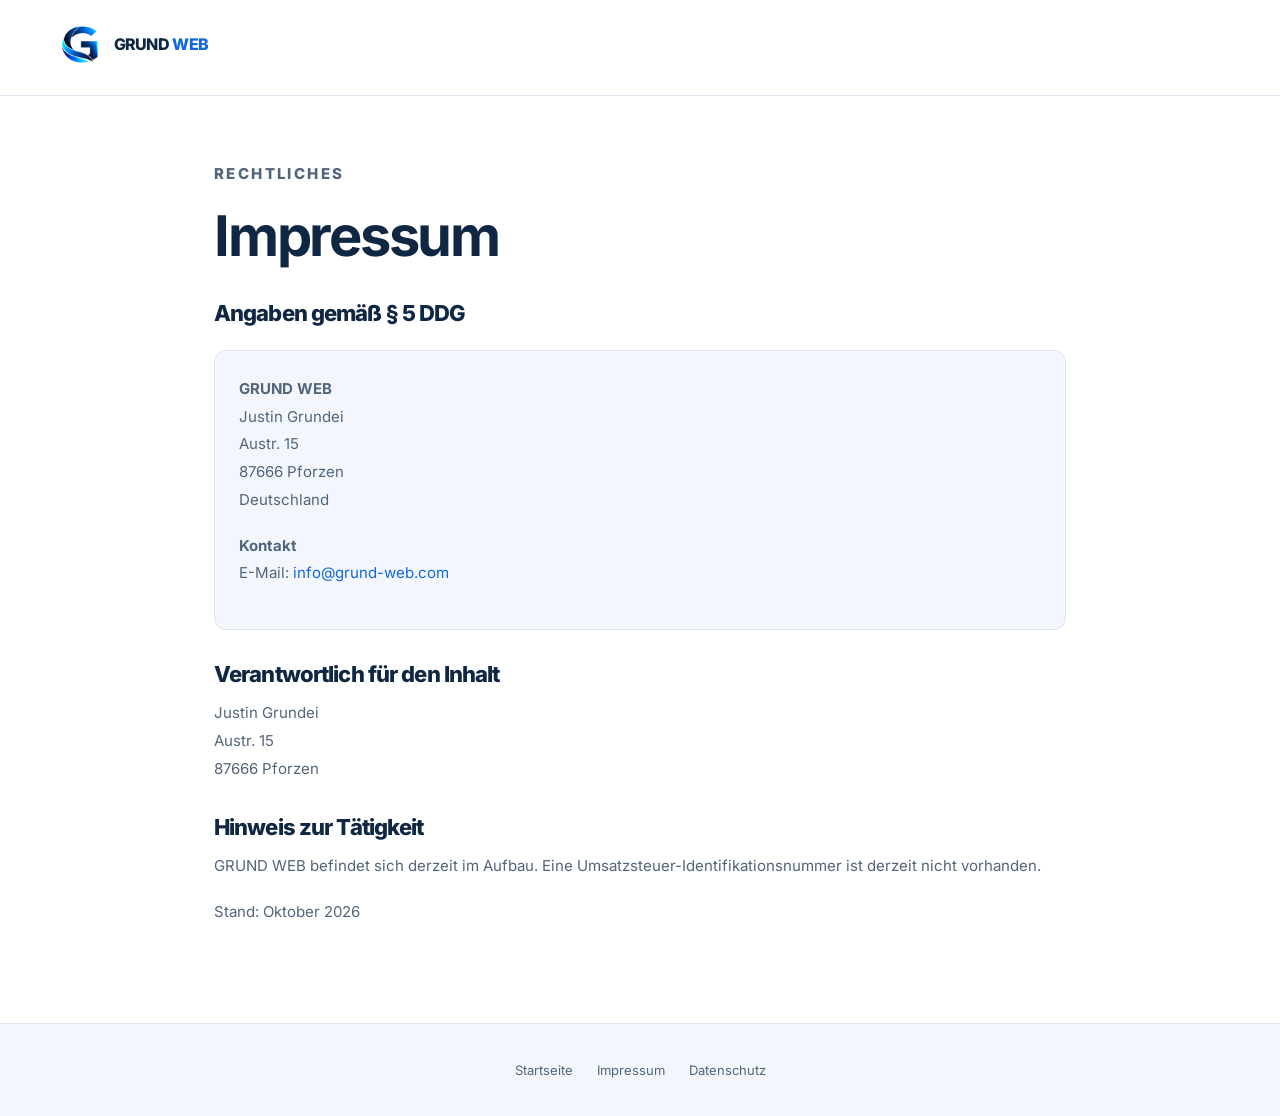
<file: impressum.html>
<!DOCTYPE html>

<html lang="de"><head><meta charset="utf-8"/><meta content="width=device-width,initial-scale=1" name="viewport"/><title>Impressum | GRUND WEB</title><meta content="Impressum von GRUND WEB – Justin Grundei, Pforzen." name="description"/><meta name="robots" content="index,follow"><link href="https://grund-web.com/impressum.html" rel="canonical"/><link href="fonts/fonts.css" rel="stylesheet"/><link href="style.css?v=20261031-motion" rel="stylesheet"/><link rel="icon" type="image/png" href="grund-web-logo.png?v=20261014-logo"/></head><body><header class="legal-head"><a class="logo" href="index.html"><img alt="" class="brand-mark" height="44" width="44" src="grund-web-logo.png"/><b>GRUND <em class="brand-word-web">WEB</em></b></a></header><main class="legal"><p class="over">RECHTLICHES</p><h1>Impressum</h1><h2>Angaben gemäß § 5 DDG</h2><div class="legal-box"><p><strong>GRUND WEB</strong><br/>Justin Grundei<br/>Austr. 15<br/>87666 Pforzen<br/>Deutschland</p><p><strong>Kontakt</strong><br/>E-Mail: <a href="mailto:info@grund-web.com">info@grund-web.com</a></p></div><h2>Verantwortlich für den Inhalt</h2><p>Justin Grundei<br/>Austr. 15<br/>87666 Pforzen</p><h2>Hinweis zur Tätigkeit</h2><p>GRUND WEB befindet sich derzeit im Aufbau. Eine Umsatzsteuer-Identifikationsnummer ist derzeit nicht vorhanden.</p><p class="legal-note">Stand: Oktober 2026</p></main><footer class="legal-footer"><a href="index.html">Startseite</a><a href="impressum.html">Impressum</a><a href="datenschutz.html">Datenschutz</a></footer></body></html>
</file>
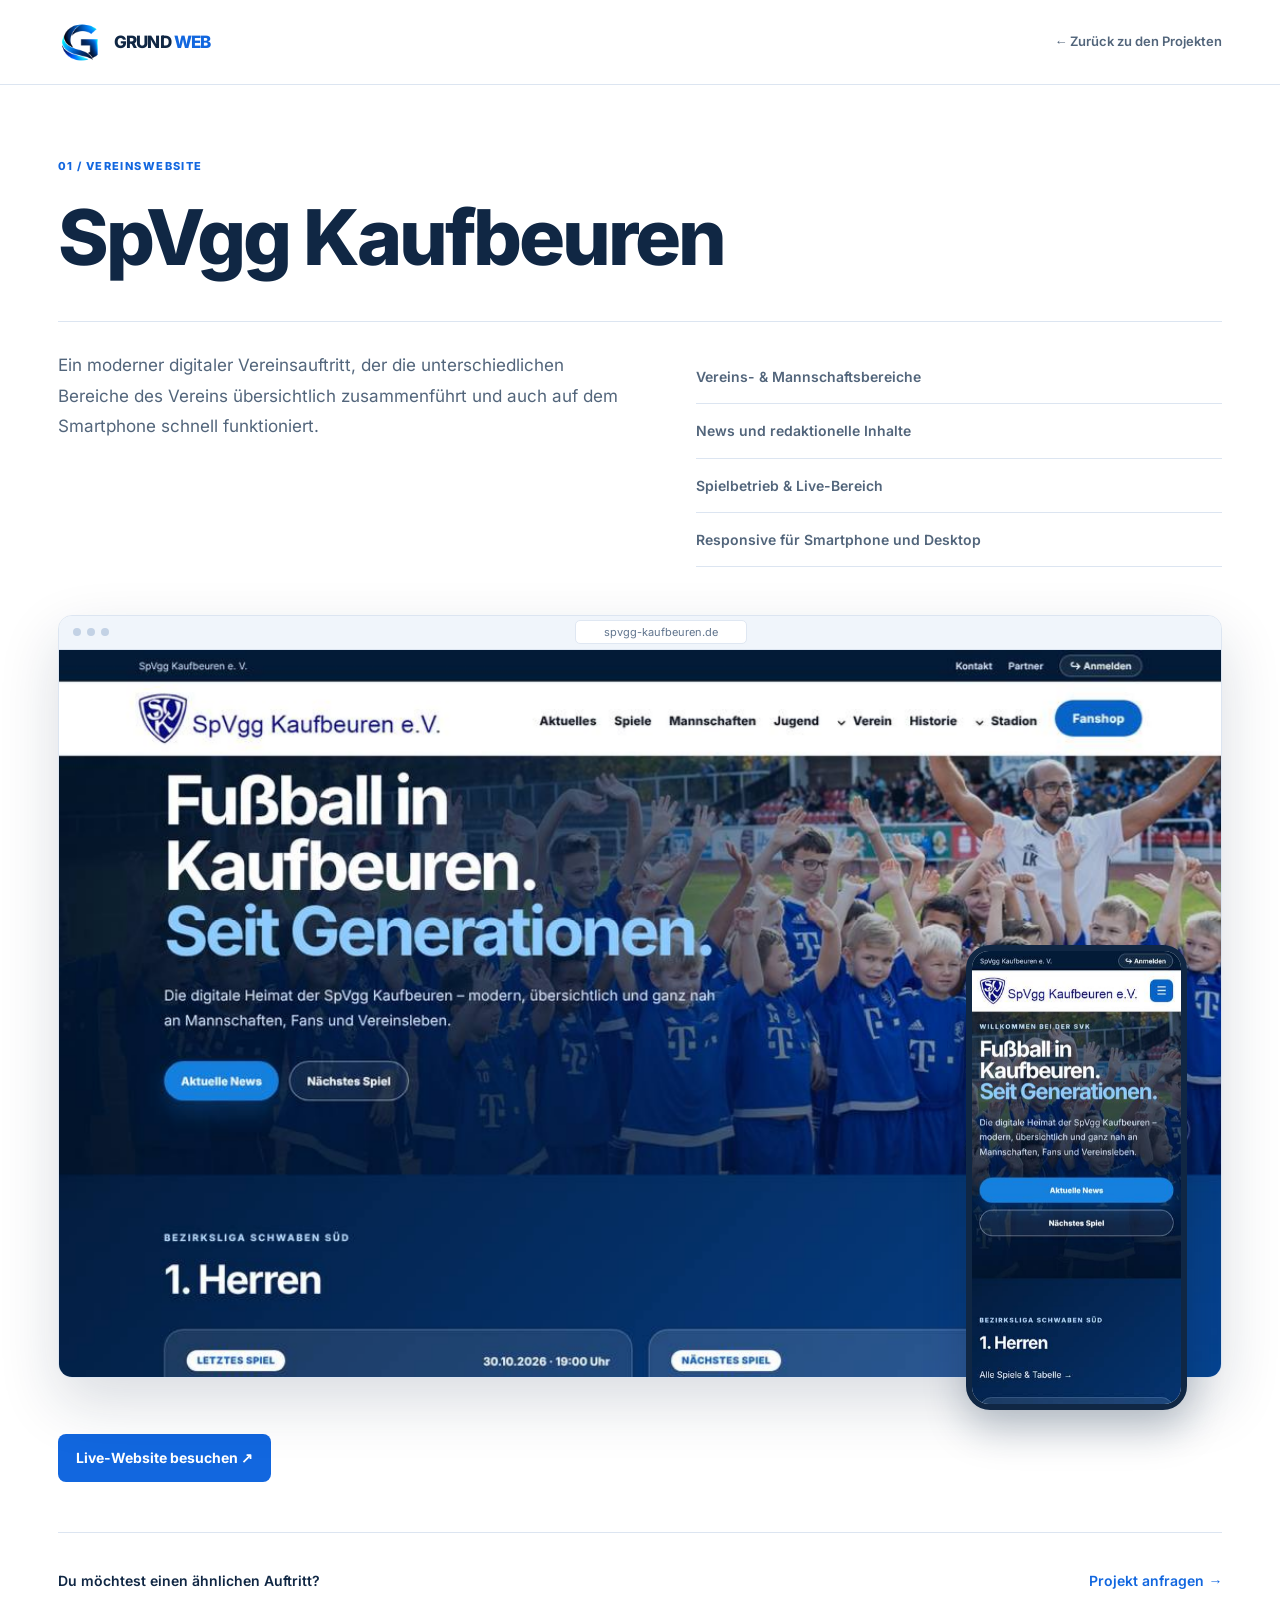
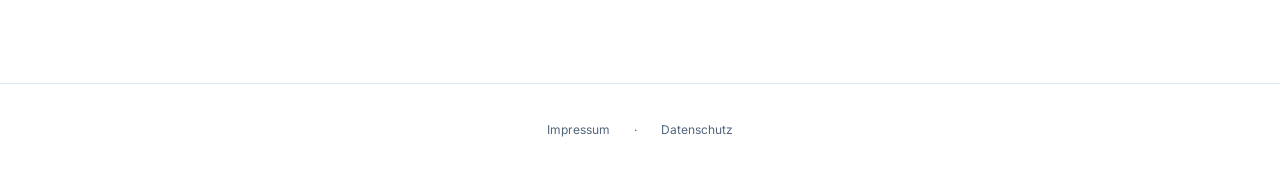
<file: projekt-svk.html>
<!DOCTYPE html>

<html lang="de"><head><meta charset="utf-8"/><meta content="width=device-width,initial-scale=1" name="viewport"/><title>SpVgg Kaufbeuren — GRUND WEB</title><meta name="description" content="Referenzprojekt von GRUND WEB: der komplette digitale Vereinsauftritt der SpVgg Kaufbeuren mit Mannschaften, News, Spielplänen und Live-Bereich."/><link href="fonts/fonts.css" rel="stylesheet"/><link href="style.css?v=20261031-motion" rel="stylesheet"/><link rel="icon" type="image/png" href="grund-web-logo.png?v=20261014-logo"/><script>if(!matchMedia("(prefers-reduced-motion: reduce)").matches)document.documentElement.classList.add("motion")</script></head><body><header class="subpage-header"><a class="logo" href="index.html"><img alt="" class="brand-mark" height="44" width="44" src="grund-web-logo.png"/><b>GRUND <em class="brand-word-web">WEB</em></b></a><a href="index.html#projekte">← Zurück zu den Projekten</a></header><main class="project-page"><div class="k">01 / VEREINSWEBSITE</div><h1>SpVgg Kaufbeuren</h1><div class="intro"><p>Ein moderner digitaler Vereinsauftritt, der die unterschiedlichen Bereiche des Vereins übersichtlich zusammenführt und auch auf dem Smartphone schnell funktioniert.</p><ul><li>Vereins- &amp; Mannschaftsbereiche</li><li>News und redaktionelle Inhalte</li><li>Spielbetrieb &amp; Live-Bereich</li><li>Responsive für Smartphone und Desktop</li></ul></div><figure class="project-shot"><div class="shot-desk"><div class="shot-bar" aria-hidden="true"><i></i><i></i><i></i><span>spvgg-kaufbeuren.de</span></div><div class="shot-view"><img class="desk" src="projekte/svk-desktop-full.jpg?v=1" width="1100" height="4832" alt="Startseite der Website SpVgg Kaufbeuren auf dem Desktop" loading="eager" decoding="async"></div></div><div class="shot-phone"><div class="shot-view"><img class="phone" src="projekte/svk-mobile-full.jpg?v=1" width="330" height="8544" alt="Startseite der Website SpVgg Kaufbeuren auf dem Smartphone" loading="lazy" decoding="async"></div></div></figure><a class="live-project-link" href="https://jg139725.github.io/spvgg-kaufbeuren-neu/#start" rel="noopener noreferrer" target="_blank">Live-Website besuchen ↗</a><div class="next"><span>Du möchtest einen ähnlichen Auftritt?</span><a href="index.html#projektanfrage">Projekt anfragen →</a></div></main><footer class="subpage-footer"><a href="impressum.html">Impressum</a> · <a href="datenschutz.html">Datenschutz</a></footer><script defer src="motion.js?v=1"></script></body></html>
</file>
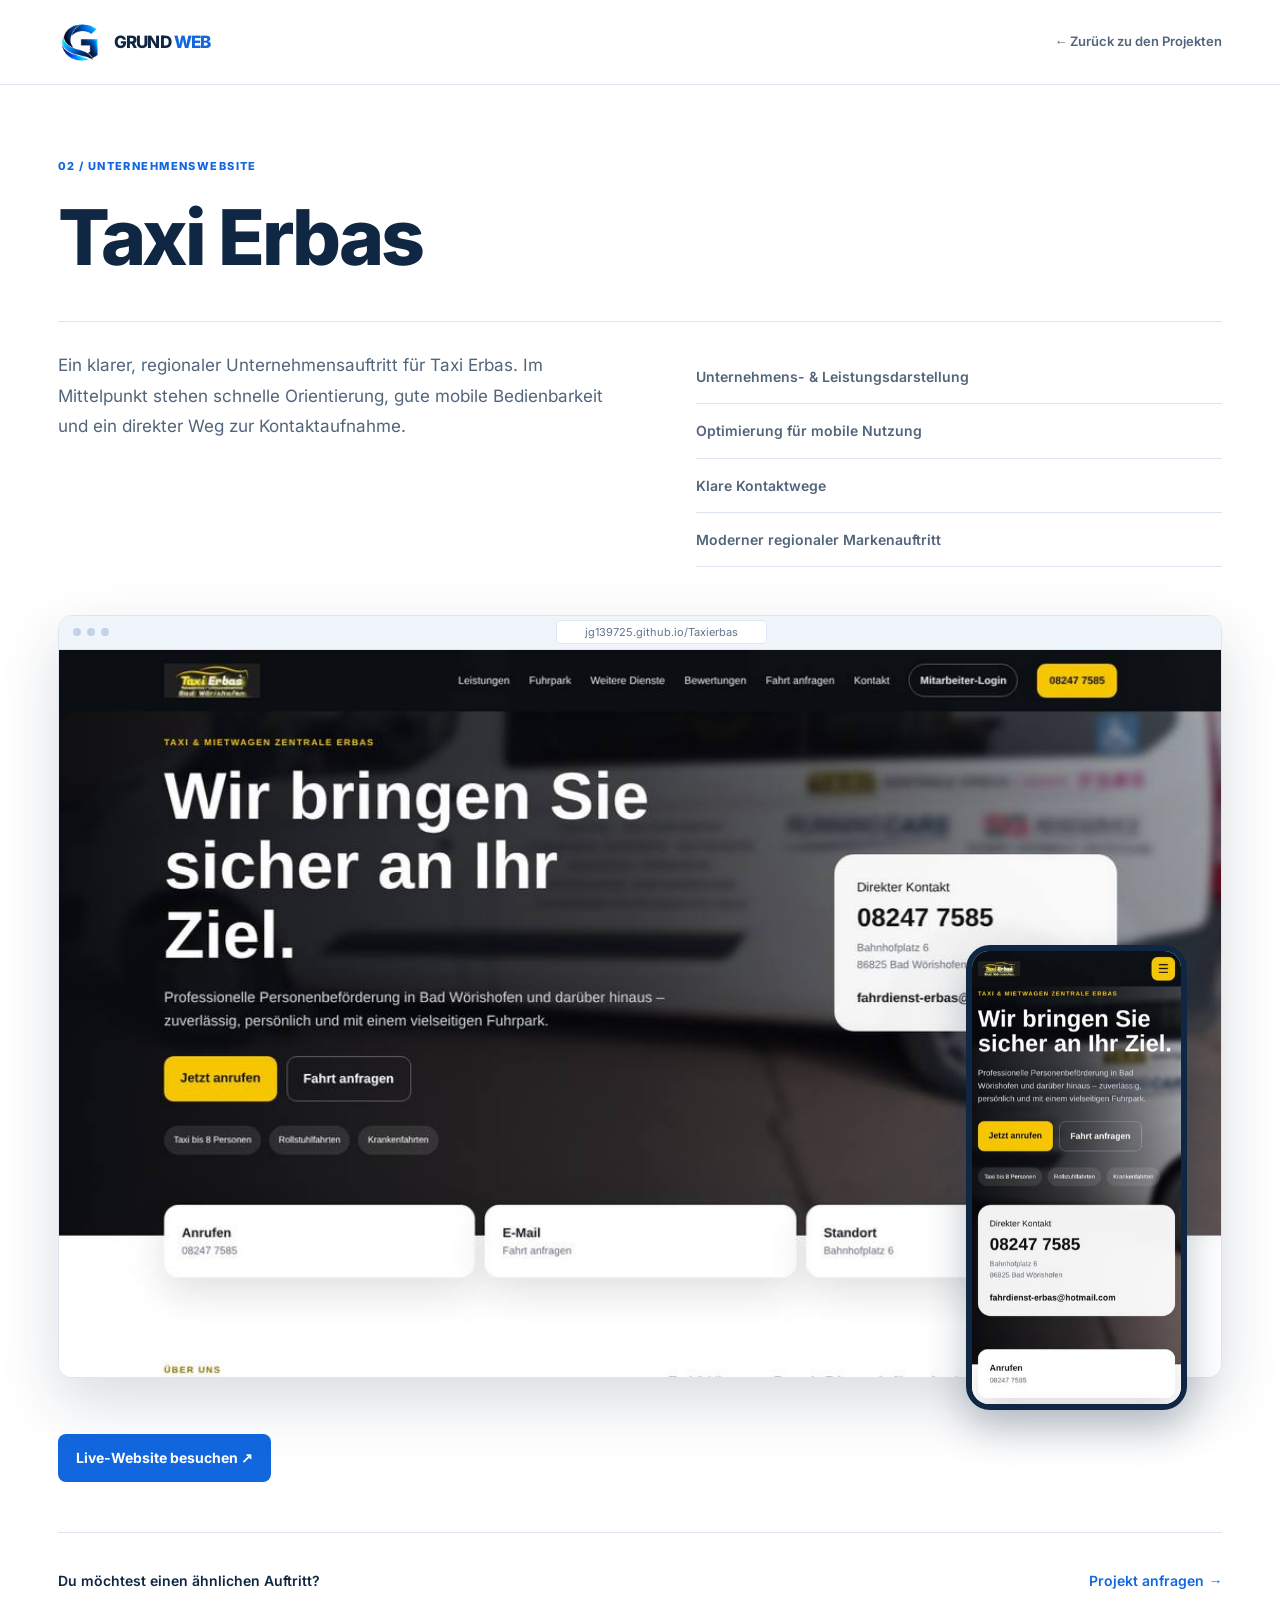
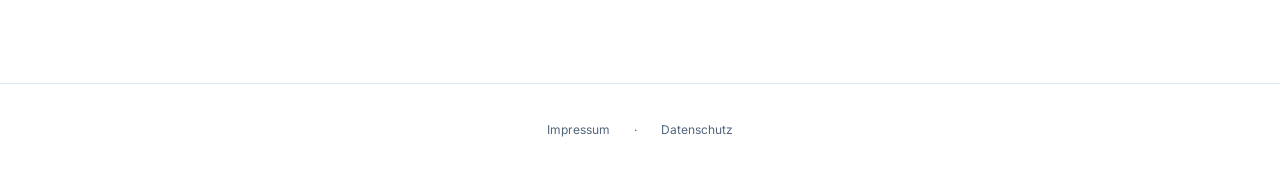
<file: projekt-taxi-erbas.html>
<!DOCTYPE html>

<html lang="de"><head><meta charset="utf-8"/><meta content="width=device-width,initial-scale=1" name="viewport"/><title>Taxi Erbas — GRUND WEB</title><meta name="description" content="Referenzprojekt von GRUND WEB: moderner Webauftritt für Taxi Erbas in Bad Wörishofen mit Fahrtanfrage, Fuhrpark und internem Fahrer- und Bürobereich."/><link href="fonts/fonts.css" rel="stylesheet"/><link href="style.css?v=20261031-motion" rel="stylesheet"/><link rel="icon" type="image/png" href="grund-web-logo.png?v=20261014-logo"/><script>if(!matchMedia("(prefers-reduced-motion: reduce)").matches)document.documentElement.classList.add("motion")</script></head><body><header class="subpage-header"><a class="logo" href="index.html"><img alt="" class="brand-mark" height="44" width="44" src="grund-web-logo.png"/><b>GRUND <em class="brand-word-web">WEB</em></b></a><a href="index.html#projekte">← Zurück zu den Projekten</a></header><main class="project-page project-taxi-page"><div class="k">02 / UNTERNEHMENSWEBSITE</div><h1>Taxi Erbas</h1><div class="intro"><p>Ein klarer, regionaler Unternehmensauftritt für Taxi Erbas. Im Mittelpunkt stehen schnelle Orientierung, gute mobile Bedienbarkeit und ein direkter Weg zur Kontaktaufnahme.</p><ul><li>Unternehmens- &amp; Leistungsdarstellung</li><li>Optimierung für mobile Nutzung</li><li>Klare Kontaktwege</li><li>Moderner regionaler Markenauftritt</li></ul></div><figure class="project-shot"><div class="shot-desk"><div class="shot-bar" aria-hidden="true"><i></i><i></i><i></i><span>jg139725.github.io/Taxierbas</span></div><div class="shot-view"><img class="desk" src="projekte/taxi-erbas-desktop-full.jpg?v=1" width="1100" height="6176" alt="Startseite der Website Taxi Erbas auf dem Desktop" loading="eager" decoding="async"></div></div><div class="shot-phone"><div class="shot-view"><img class="phone" src="projekte/taxi-erbas-mobile-full.jpg?v=1" width="330" height="10683" alt="Startseite der Website Taxi Erbas auf dem Smartphone" loading="lazy" decoding="async"></div></div></figure><a class="live-project-link" href="https://jg139725.github.io/Taxierbas/index.html#start" rel="noopener noreferrer" target="_blank">Live-Website besuchen ↗</a><div class="next"><span>Du möchtest einen ähnlichen Auftritt?</span><a href="index.html#projektanfrage">Projekt anfragen →</a></div></main><footer class="subpage-footer"><a href="impressum.html">Impressum</a> · <a href="datenschutz.html">Datenschutz</a></footer><script defer src="motion.js?v=1"></script></body></html>
</file>
<file: fonts/fonts.css>
/* Lokal gehostet (DSGVO) – Inter, SIL Open Font License */
@font-face{font-family:'Inter';font-style:normal;font-weight:100 900;font-display:swap;src:url('inter-latin-wght-normal.woff2') format('woff2');}
</file>
<file: style.css>
/* GRUND WEB · shared responsive design */
:root{--ink:#102744;--muted:#52657b;--blue:#1267df;--blue-dark:#0754c0;--pale:#f3f7fd;--line:#dce5f1;--width:1200px;--gutter:clamp(20px,4.5vw,72px);--section:clamp(64px,7vw,108px);--header:84px}
*{box-sizing:border-box}html{scroll-behavior:smooth;scroll-padding-top:calc(var(--header) + 24px)}body{margin:0;background:#fff;color:var(--ink);font-family:Inter,Arial,sans-serif;font-size:16px;line-height:1.65;-webkit-font-smoothing:antialiased}a{color:inherit;text-decoration:none}button,input,select,textarea{font:inherit}button{cursor:pointer}button,a,input,select,textarea{-webkit-tap-highlight-color:transparent}button{color:inherit}img{max-width:100%;display:block}p{margin:0 0 18px}h1,h2,h3{line-height:1.15;margin:0;letter-spacing:-.04em}h2{font-size:clamp(30px,3.5vw,48px);font-weight:800}h3{font-size:22px;font-weight:750}section[id]{scroll-margin-top:calc(var(--header) + 24px)}:focus-visible{outline:3px solid #1267df;outline-offset:5px}button:focus-visible,input:focus-visible,select:focus-visible,textarea:focus-visible{outline-offset:3px}a,button{touch-action:manipulation}.skip-link{position:fixed;top:12px;left:20px;z-index:100;transform:translateY(-150%);background:var(--ink);color:#fff;padding:12px 18px;border-radius:8px}.skip-link:focus{transform:none}
.over,.gw-kicker{display:block;color:var(--blue);font-size:11px;font-weight:800;letter-spacing:.16em;line-height:1.6;margin:0 0 16px}.over:empty{display:none}
/* Navigation */
.site-header{position:sticky;top:0;z-index:50;height:var(--header);background:rgba(255,255,255,.98);border-bottom:1px solid var(--line);padding-inline:var(--gutter);display:flex;align-items:center;justify-content:space-between;gap:24px}
.logo{display:inline-flex;align-items:center;gap:12px;flex-shrink:0;line-height:1;font-size:17px;font-weight:800;letter-spacing:-.045em}.logo .brand-mark{display:block;width:44px;height:44px;object-fit:contain;flex:0 0 44px}.logo b{font-weight:800}.site-header nav{display:flex;align-items:center;gap:clamp(16px,1.7vw,26px);font-size:13px;font-weight:600;white-space:nowrap}.site-header nav a{padding:28px 0 25px;border-bottom:3px solid transparent;color:var(--muted)}.site-header nav a:hover,.site-header nav a.active{color:var(--blue);border-color:var(--blue)}.topcta{padding:12px 18px;background:var(--blue);color:white;font-size:13px;font-weight:700;border-radius:8px;white-space:nowrap;min-height:46px;display:inline-flex;align-items:center}.topcta:hover{background:var(--blue-dark)}.menu-toggle{display:none;align-items:center;justify-content:center;gap:10px;border:1px solid var(--line);background:#fff;border-radius:8px;padding:10px 14px;min-height:46px;font-size:14px;font-weight:700}
/* Hero */
.hero{padding:clamp(52px,6vw,88px) var(--gutter) 64px;background:radial-gradient(ellipse at 88% 46%,#deebff,transparent 48%),linear-gradient(110deg,#fff,#f7faff);border-bottom:1px solid var(--line)}.hero-inner{max-width:var(--width);margin:auto;display:grid;grid-template-columns:1.12fr 1fr;gap:clamp(40px,5vw,76px);align-items:center}.copy{min-width:0}.copy .over{display:flex;align-items:center;gap:10px;margin-bottom:24px}.copy .over:before{content:"";height:7px;width:7px;flex:0 0 7px;border-radius:50%;background:var(--blue)}.headline{font-size:clamp(36px,4.4vw,62px);font-weight:800;line-height:1.13;letter-spacing:-.052em;margin:0 0 24px}.headline>span{display:block;white-space:nowrap}.headline .blue{color:var(--blue)}.intro{max-width:500px;color:var(--muted);font-size:16px;line-height:1.8}.intro br{display:none}.buttons{display:flex;flex-wrap:wrap;gap:12px;margin-top:30px}.buttons a{min-height:50px;display:inline-flex;align-items:center;justify-content:space-between;gap:24px;padding:13px 20px;border:1px solid #cbd9eb;border-radius:8px;background:#fff;font-size:14px;font-weight:700}.buttons a:hover{border-color:var(--blue);color:var(--blue)}.buttons .primary{background:var(--blue);color:#fff;border-color:var(--blue);box-shadow:0 8px 22px #1267df22}.buttons .primary:hover{background:var(--blue-dark);color:#fff}.buttons b{font-weight:500;font-size:19px}.benefits{display:grid;grid-template-columns:1fr 1fr;gap:10px 18px;margin-top:28px;max-width:440px;color:var(--muted);font-size:12px;line-height:1.5}.benefits span:before{content:"✓";font-weight:700;color:var(--blue);margin-right:8px}
.hero-preview{margin:0;position:relative;min-width:0;padding:0 28px 46px 0}.preview-browser{background:#fff;border:1px solid #c6d7ec;border-radius:15px;overflow:hidden;box-shadow:0 24px 55px #1b4e941b}.browser-toolbar{height:38px;background:#f0f5fb;border-bottom:1px solid var(--line);display:flex;align-items:center;gap:5px;padding:0 16px}.browser-toolbar i{width:6px;height:6px;border-radius:50%;background:#b9c9de}.browser-address{margin:0 auto;font-size:10px;color:#61758e;background:#fff;border:1px solid #dfe7f2;padding:2px 36px;border-radius:4px}.preview-page{padding:22px 24px 26px}.preview-nav{display:flex;justify-content:space-between;align-items:center;gap:12px;font-size:9px;font-weight:700;padding-bottom:20px}.preview-nav b{color:var(--blue);font-size:12px;letter-spacing:-.05em}.preview-nav span{color:#6a7b90;font-size:8px}.preview-main{padding:26px 20px;background:linear-gradient(120deg,#eef5ff,#dbeaff);border-radius:9px;position:relative;overflow:hidden;min-height:230px}.preview-main small{font-size:8px;letter-spacing:.12em;color:var(--blue);font-weight:700}.preview-main h3{font-size:clamp(24px,2.6vw,34px);line-height:1.1;margin:15px 0 12px;font-weight:800;position:relative;z-index:1}.preview-main h3 span{color:var(--blue)}.preview-main p{font-size:10px;color:var(--muted);max-width:210px;margin-bottom:16px}.preview-main .preview-cta{display:inline-block;background:var(--blue);color:#fff;padding:7px 12px;border-radius:4px;font-size:8px;font-weight:700}.preview-watermark{position:absolute;bottom:-30px;right:-4px;font-size:118px;font-weight:900;letter-spacing:-.15em;color:#c2d9fc;line-height:1}.preview-services{display:grid;grid-template-columns:repeat(3,minmax(0,1fr));gap:9px;margin-top:16px}.preview-services>div{border:1px solid var(--line);border-radius:6px;padding:10px 8px;display:grid;gap:5px}.preview-services b{font-size:9px;color:var(--blue);letter-spacing:0}.preview-services span{height:3px;width:85%;background:#e4ebf5;border-radius:3px}.preview-services span:last-child{width:60%}.preview-phone{position:absolute;right:0;bottom:0;width:116px;border:5px solid #193657;background:#fff;border-radius:22px;box-shadow:0 12px 25px #17345b25;padding:24px 10px 14px;min-height:204px;overflow:hidden}.phone-speaker{position:absolute;top:7px;left:38px;width:30px;height:4px;border-radius:5px;background:#668099}.preview-phone small{font-size:7px;font-weight:800;color:var(--blue);display:block;margin-bottom:14px}.preview-phone strong{display:block;font-size:15px;line-height:1.18;letter-spacing:-.045em}.preview-phone strong span{color:var(--blue)}.phone-lines{margin:12px 0;display:grid;gap:4px}.phone-lines i{height:3px;background:#dce5f1;border-radius:3px}.phone-lines i:last-child{width:70%}.phone-cta{background:var(--blue);height:16px;border-radius:3px;margin-top:10px}.hero-preview figcaption{margin-top:15px;color:#60738c;font-size:10px;letter-spacing:.035em;text-align:center;padding-right:25px}
/* Sections & projects */
.projects,.section,.gw-included,.gw-pricing,.gw-request,.gw-faq,.contact{padding:var(--section) max(var(--gutter),calc((100% - var(--width))/2));min-width:0}.ptop{display:grid;grid-template-columns:1.1fr 1fr;align-items:end;gap:18px 70px;margin-bottom:34px}.ptop h2{margin:0}.ptop>p{color:var(--muted);font-size:15px;margin:0;line-height:1.75}.ptop>a{grid-column:2;font-size:13px;color:var(--blue);font-weight:700;justify-self:start;min-height:44px;display:inline-flex;align-items:center}.cards{display:grid;grid-template-columns:repeat(2,minmax(0,1fr));gap:24px}.project-card{position:relative;overflow:hidden;display:flex;flex-direction:column;min-height:430px;padding:30px;border-radius:15px;color:#fff;border:1px solid #10274416;isolation:isolate;transition:transform .2s,box-shadow .2s}.project-card:hover{transform:translateY(-4px);box-shadow:0 15px 40px #123f7b20}.project-svk{background:radial-gradient(circle at 80% 10%,#285577,#0e263e 60%)}.project-svk:after{content:"";position:absolute;inset:auto -10% 68px;height:4px;background:#e72f3b;transform:rotate(-8deg);opacity:.24;z-index:-1;box-shadow:0 25px 0 #ffffff1a}.project-taxi{background:radial-gradient(circle at 90% 25%,#71541d,#151f2e 65%)}.project-taxi:after{content:"TAXI";position:absolute;right:-12px;bottom:-22px;font-size:110px;line-height:1;font-weight:900;color:#ffc627;opacity:.08;z-index:-1;letter-spacing:-.04em}.project-badge{position:absolute;right:26px;top:28px;background:#ffffff14;border:1px solid #ffffff35;border-radius:99px;padding:6px 10px;font-size:9px;letter-spacing:.08em;font-weight:700}.project-brand{font-size:28px;font-weight:900;font-style:italic;line-height:1;letter-spacing:-.055em}.project-svk .project-brand:after{content:"KAUFBEUREN";font-size:8px;letter-spacing:.1em;margin-left:10px;color:#ff7c86;font-style:normal}.taxi-brand{color:#ffd066}.project-overlay{position:relative;margin-top:auto;padding-top:50px;min-width:0}.project-overlay>span:first-child{color:#b9c9db;letter-spacing:.12em;font-size:10px;font-weight:600}.project-overlay h3{font-size:40px;line-height:1.1;margin:12px 0 16px;letter-spacing:-.045em;color:#fff}.project-overlay p{font-size:14px;line-height:1.7;color:#d6e1ef;margin-bottom:14px;max-width:460px}.project-result{display:block;font-size:12px;color:#c4d5eb;line-height:1.6;margin-bottom:22px}.project-result:before{content:"✓";color:#92bbff;margin-right:7px}.project-actions{display:flex;align-items:center;flex-wrap:wrap;gap:12px 24px}.project-actions a{display:inline-flex;align-items:center;min-height:44px;font-size:12px;font-weight:700}.project-details{border-bottom:1px solid #ffffff70;padding-block:8px}.external-site{padding:10px 14px;border-radius:6px;background:#fff;color:#193657}.project-actions a:hover{opacity:.85}
.section h2{margin:0}.cols{display:grid;grid-template-columns:repeat(3,minmax(0,1fr));gap:36px;margin-top:40px;border-top:1px solid var(--line);padding-top:30px}.cols>div>b{font-size:12px;color:var(--blue);font-weight:800}.cols h3{font-size:22px;margin:16px 0 12px}.cols p,.wide{color:var(--muted);font-size:15px;line-height:1.8;margin:0;max-width:620px}.pale{background:var(--pale)}.gw-included{background:var(--pale);border-block:1px solid var(--line)}.gw-included-head{display:grid;grid-template-columns:1.25fr 1fr;gap:60px;align-items:end;margin-bottom:38px}.gw-included h2{font-size:clamp(30px,3.1vw,42px)}.gw-included-head>p{color:var(--muted);font-size:15px;line-height:1.8;margin:0}.gw-included-grid{display:grid;grid-template-columns:repeat(3,minmax(0,1fr));gap:18px}.gw-included-item{border:1px solid var(--line);background:white;border-radius:12px;padding:26px}.gw-included-item b{display:inline-flex;align-items:center;justify-content:center;width:34px;height:34px;background:#e8f1ff;color:var(--blue);border-radius:9px;font-size:11px;margin-bottom:20px}.gw-included-item h3{font-size:17px;letter-spacing:-.025em;margin-bottom:10px;line-height:1.35}.gw-included-item p{font-size:14px;color:var(--muted);line-height:1.7;margin:0}.gw-included-note{font-size:12px;color:var(--muted);margin:24px 0 0}
/* Pricing */
.gw-price-head{max-width:720px;margin-bottom:42px}.gw-price-head p{color:var(--muted);font-size:16px;line-height:1.8;margin:20px 0 0}.gw-price-grid,.gw-price-extra{display:grid;grid-template-columns:repeat(3,minmax(0,1fr));gap:20px}.gw-price-card{position:relative;border:1px solid var(--line);border-radius:13px;padding:30px;display:flex;flex-direction:column;background:#fff}.gw-price-card.gw-featured{border:2px solid var(--blue);padding:29px;background:#f9fbff;box-shadow:0 10px 28px #1267df0c}.gw-number{font-size:11px;font-weight:800;letter-spacing:.12em;color:var(--blue)}.gw-badge{position:absolute;top:23px;right:22px;font-size:9px;font-weight:800;letter-spacing:.08em;color:#fff;background:var(--blue);padding:5px 9px;border-radius:6px}.gw-price-card h3{font-size:24px;margin:24px 0 12px;line-height:1.25}.gw-price{font-size:30px;font-weight:800;letter-spacing:-.04em;margin-bottom:24px}.gw-explain,.gw-goodfor{font-size:14px;line-height:1.8;color:var(--muted);margin-bottom:20px}.gw-explain strong{font-size:13px;color:var(--ink)}.gw-goodfor{border-top:1px solid var(--line);padding-top:20px;margin-bottom:24px}.gw-price-card a{display:flex;align-items:center;min-height:48px;justify-content:center;font-size:13px;font-weight:700;border:1px solid #cbd9eb;border-radius:7px;color:var(--blue);padding:10px;margin-top:auto}.gw-price-card a:hover{background:#edf4ff}.gw-featured a{background:var(--blue);border-color:var(--blue);color:#fff}.gw-featured a:hover{background:var(--blue-dark)}.gw-price-extra{margin-top:24px}.gw-price-extra>div{padding:26px;border-radius:11px;background:var(--pale);border:1px solid var(--line)}.gw-price-extra strong,.gw-price-extra span{display:block}.gw-price-extra strong{font-size:16px;font-weight:750}.gw-price-extra span{font-size:18px;font-weight:750;color:var(--blue);margin:8px 0 12px}.gw-price-extra p{font-size:13px;color:var(--muted);line-height:1.75;margin:0}.gw-price-note{display:flex;align-items:center;justify-content:space-between;gap:32px;border-top:1px solid var(--line);padding-top:30px;margin-top:32px}.gw-price-note strong{font-size:19px}.gw-price-note p{font-size:13px;color:var(--muted);line-height:1.75;margin:10px 0 0;max-width:730px}.gw-price-note a{flex:0 0 auto;font-size:12px;font-weight:700;color:var(--blue);padding:12px 0}
/* About */
.gw-about{display:grid;grid-template-columns:minmax(0,1.35fr) minmax(0,.8fr);gap:80px;align-items:center}.gw-about-copy h2{margin-bottom:24px}.gw-about-copy>p:not(.over){color:var(--muted);font-size:15px;line-height:1.85}.gw-about-copy strong{color:var(--ink)}.gw-about-points{display:flex;flex-wrap:wrap;gap:8px;margin:26px 0}.gw-about-points span{background:var(--pale);border:1px solid var(--line);padding:6px 12px;border-radius:6px;font-size:11px;color:var(--muted);font-weight:600}.gw-about-points span:before{content:"✓";color:var(--blue);margin-right:6px}.gw-about-cta{display:inline-flex;align-items:center;min-height:48px;padding:12px 18px;border-radius:8px;background:var(--blue);color:#fff;font-size:13px;font-weight:700}.gw-about-photo{position:relative;max-width:380px;justify-self:end;width:100%}.gw-about-photo-frame{border-radius:15px;overflow:hidden;aspect-ratio:4/5;background:#eaf2ff}.gw-about-photo-frame img{width:100%;height:100%;object-fit:cover;object-position:center 24%}.gw-about-name{position:absolute;bottom:18px;left:18px;right:18px;background:#fff;border:1px solid var(--line);border-radius:9px;padding:13px 18px;box-shadow:0 8px 24px #10274412;display:flex;justify-content:space-between;align-items:center;gap:12px}.gw-about-name strong{font-size:14px}.gw-about-name span{font-size:9px;font-weight:750;letter-spacing:.12em;color:var(--blue)}
/* Project request */
.gw-request{background:var(--pale);border-block:1px solid var(--line)}.gw-request-wrap{max-width:900px;margin:auto}.gw-request-head{max-width:680px;margin-bottom:34px}.gw-request-head h2{margin-bottom:20px}.gw-request-head p{color:var(--muted);line-height:1.8;margin:0}.gw-form-shell{position:relative;background:#fff;border:1px solid var(--line);border-radius:14px;padding:clamp(20px,4vw,44px);box-shadow:0 12px 35px #10274408;scroll-margin-top:calc(var(--header) + 24px)}.gw-progress{display:flex;gap:8px;margin-bottom:30px}.gw-progress span{height:4px;flex:1;border-radius:4px;background:#e4ecf7}.gw-progress span.on{background:var(--blue)}.gw-step{display:none}.gw-step.active{display:block}.gw-step small{color:var(--blue);font-size:10px;letter-spacing:.12em;font-weight:800}.gw-step h3{font-size:clamp(24px,2.5vw,30px);margin:10px 0 24px;line-height:1.3}.gw-options,.gw-checks,.gw-two{display:grid;grid-template-columns:repeat(2,minmax(0,1fr));gap:12px}.gw-option{display:block;width:100%;min-width:0;text-align:left;background:#fff;border:1px solid var(--line);border-radius:9px;padding:18px;transition:border-color .15s,background .15s;line-height:1.5}.gw-option strong{display:block;font-size:14px;font-weight:700;margin-bottom:6px}.gw-option span{display:block;color:var(--muted);font-size:13px}.gw-option:hover,.gw-option.selected{border-color:var(--blue);background:#f1f6ff;box-shadow:inset 0 0 0 1px var(--blue)}.gw-package-note{padding:16px;border:1px solid #c9defa;background:#f3f8ff;border-radius:9px;font-size:13px;line-height:1.75;color:var(--muted);margin-bottom:20px}.gw-package-note strong{color:var(--ink)}.gw-check{position:relative;display:grid;grid-template-columns:18px minmax(0,1fr) auto;align-items:center;gap:8px 10px;min-width:0;min-height:68px;padding:14px;border:1px solid var(--line);border-radius:9px;cursor:pointer;font-size:13px;line-height:1.5}.gw-check input{width:17px;height:17px;margin:0;accent-color:var(--blue)}.gw-check-text{min-width:0}.gw-check .gw-info{grid-column:3;grid-row:1}.gw-included-badge{display:none;grid-column:2;grid-row:2;justify-self:start;max-width:100%;padding:2px 7px;border-radius:5px;background:#e8f2ff;color:#0755ba;border:1px solid #c1d9fa;font-size:10px;font-weight:700}.gw-check.is-included{background:#f4f8ff;border-color:#bbd6f9}.gw-check.is-included input:disabled{opacity:1}.gw-check.is-included .gw-included-badge,.gw-check.is-bonus-choice .gw-included-badge,.gw-check.is-bonus-extra .gw-included-badge{display:inline-block}.gw-check.is-bonus-choice .gw-included-badge{color:#795000;background:#fff8e7;border-color:#ebd398}.gw-check.is-bonus-extra .gw-included-badge{color:#8b3434;background:#fff1f1;border-color:#e8bcbc}.gw-info{position:relative;display:inline-grid;place-items:center;width:24px;height:24px;border:1px solid #c6d7ec;border-radius:50%;background:#f3f7ff;color:var(--blue);font-size:12px;font-weight:700;cursor:help}.gw-info-tip{position:absolute;bottom:calc(100% + 12px);right:-4px;min-width:200px;width:min(290px,calc(100vw - 100px));background:#102744;color:#fff;border-radius:8px;padding:12px 14px;font-size:12px;font-weight:400;line-height:1.7;opacity:0;visibility:hidden;z-index:5;pointer-events:none;box-shadow:0 10px 25px #10274420}.gw-info:hover .gw-info-tip,.gw-info:focus .gw-info-tip,.gw-info:focus-within .gw-info-tip{visibility:visible;opacity:1}.gw-mini-badge{font-size:10px;font-weight:700;border-radius:4px;background:#e8f2ff;color:#0755ba;padding:2px 6px}.gw-field{min-width:0;margin-top:20px}.gw-field label{display:block;font-size:13px;font-weight:700;margin-bottom:8px}.gw-field input,.gw-field textarea,.gw-field select{display:block;width:100%;min-width:0;border:1px solid #cad7e7;border-radius:8px;background:#fff;padding:12px 14px;font-size:16px;color:var(--ink);min-height:48px}.gw-field textarea{min-height:140px;resize:vertical;line-height:1.7}.gw-url-wrap{display:none}.gw-nav{display:flex;align-items:center;justify-content:space-between;gap:12px;margin-top:28px}.gw-btn{min-height:48px;border:0;border-radius:8px;font-size:14px;font-weight:700;line-height:1.5;padding:12px 20px}.gw-next,.gw-submit{background:var(--blue);color:#fff;margin-left:auto}.gw-back{background:#edf2f9;color:var(--ink)}.gw-submit{display:none}.gw-btn:hover{filter:brightness(.96)}.gw-submit:disabled{opacity:.65;cursor:wait}.gw-consent{display:flex;align-items:flex-start;gap:10px;font-size:13px;line-height:1.7;background:var(--pale);padding:16px;border-radius:8px;margin-top:22px}.gw-consent input{margin:4px 0 0;flex:0 0 17px;width:17px;height:17px;accent-color:var(--blue)}.gw-consent a{color:var(--blue);text-decoration:underline;text-underline-offset:3px}.gw-form-note{font-size:12px;color:var(--muted);line-height:1.7;margin:16px 0 0}.gw-form-status{font-size:13px;line-height:1.65;margin-top:18px;color:#943e30}.gw-form-status:empty{display:none}.gw-mail{color:var(--blue);font-weight:700}.gw-honeypot{position:absolute;left:-9999px;visibility:hidden}
/* FAQ, contact, footer */
.gw-faq-wrap{max-width:900px;margin:auto}.gw-faq-head{margin-bottom:34px}.gw-faq-list{border-top:1px solid var(--line)}.gw-faq-item{border-bottom:1px solid var(--line)}.gw-faq-q{display:flex;align-items:center;justify-content:space-between;gap:24px;width:100%;border:0;background:none;padding:23px 0;text-align:left;font-size:17px;font-weight:650;line-height:1.55}.gw-faq-q b{color:var(--blue);font-size:26px;font-weight:400;flex:0 0 auto}.gw-faq-a{display:none;color:var(--muted);font-size:15px;line-height:1.8;padding-bottom:24px;max-width:760px}.gw-faq-item.open .gw-faq-a{display:block}.gw-faq-item.open .gw-faq-q b{transform:rotate(45deg)}.contact{background:#102744;color:#fff;display:flex;align-items:center;justify-content:space-between;gap:40px;padding-block:64px}.contact .over{color:#9bc2ff}.contact h2{font-size:clamp(32px,3.6vw,48px);margin-bottom:20px}.contact p:last-child{color:#c3d2e5;font-size:14px;margin:0}.contact .gw-mail{color:#acd0ff;display:inline-block;padding-block:4px}.contact>a{display:inline-flex;align-items:center;justify-content:space-between;gap:40px;flex:0 0 auto;background:var(--blue);border:1px solid #4c95ff;color:#fff;padding:15px 22px;border-radius:8px;font-size:13px;font-weight:700;min-height:52px}.site-footer{max-width:calc(var(--width) + 2*var(--gutter));margin:auto;display:flex;justify-content:space-between;align-items:center;gap:20px;padding:30px var(--gutter);font-size:12px;color:var(--muted)}.site-footer b{color:var(--ink);font-size:13px}.site-footer a{display:inline-block;padding-block:8px}.site-footer a:hover{color:var(--blue)}
/* Shared subpages */
.subpage-header{min-height:var(--header);background:#fff;border-bottom:1px solid var(--line);padding:20px var(--gutter);display:flex;justify-content:space-between;align-items:center;gap:24px}.subpage-header>a:last-child{font-size:13px;color:var(--muted);font-weight:600;min-height:44px;display:inline-flex;align-items:center}.project-page{max-width:calc(var(--width) + 2*var(--gutter));margin:auto;padding:72px var(--gutter) 80px}.project-page .k{font-size:11px;font-weight:800;letter-spacing:.13em;color:var(--blue);margin-bottom:20px}.project-page h1{font-size:clamp(36px,6vw,78px);font-weight:800;line-height:1.12;overflow-wrap:break-word;margin:0 0 40px}.project-page .intro{max-width:none;display:grid;grid-template-columns:1.1fr 1fr;gap:60px;border-top:1px solid var(--line);padding-top:28px}.project-page .intro p{font-size:17px;color:var(--muted);margin:0}.project-page ul{list-style:none;margin:0;padding:0;font-size:14px}.project-page li{padding:14px 0;border-bottom:1px solid var(--line);font-weight:600}.project-page .mock{height:320px;margin-top:48px;border-radius:14px;display:grid;place-items:center;color:#fff;text-align:center;overflow:hidden;padding:30px;background:linear-gradient(130deg,#2a658b,#102744)}.project-page.project-taxi-page .mock{background:linear-gradient(130deg,#9d7521,#17283f)}.project-page .mock strong{font-size:clamp(28px,6vw,72px);line-height:1.2;letter-spacing:-.05em}.project-page .next{margin-top:50px;border-top:1px solid var(--line);padding-top:26px;display:flex;align-items:center;justify-content:space-between;gap:24px;flex-wrap:wrap;font-size:14px;font-weight:600}.project-page .next a{color:var(--blue);min-height:44px;display:inline-flex;align-items:center}.live-project-link{display:inline-flex;align-items:center;min-height:48px;padding:12px 18px;border-radius:8px;background:var(--blue);color:#fff;font-size:14px;font-weight:700;margin-top:24px}.subpage-footer{border-top:1px solid var(--line);display:flex;justify-content:center;gap:24px;flex-wrap:wrap;padding:24px;font-size:12px;color:var(--muted)}.subpage-footer a{display:inline-flex;align-items:center;min-height:44px}.legal-head{background:#fff;color:var(--ink);min-height:76px;height:auto;display:block;padding:22px var(--gutter);border-bottom:1px solid var(--line)}.legal-head a{color:var(--ink);font-size:16px;font-weight:800}.legal{max-width:900px;margin:auto;padding:64px 24px 80px}.legal h1{font-size:clamp(32px,5vw,56px);overflow-wrap:break-word;margin:0 0 32px}.legal h2{font-size:22px;margin:32px 0 12px}.legal p,.legal li{color:var(--muted);font-size:15px;line-height:1.85}.legal a{color:var(--blue);overflow-wrap:anywhere}.legal-box{border:1px solid var(--line);border-radius:12px;padding:24px;background:var(--pale);margin:24px 0}.legal-note{font-size:12px}.legal-footer{background:var(--pale);border-top:1px solid var(--line);display:flex;justify-content:center;flex-wrap:wrap;gap:24px;padding:24px;color:var(--muted);font-size:13px}.legal-footer a{min-height:44px;display:inline-flex;align-items:center}.thankyou-body{min-height:100svh;display:flex;flex-direction:column;align-items:center;justify-content:center;padding:24px;background:var(--pale)}.thankyou-body .box{max-width:700px;width:100%;background:#fff;border:1px solid var(--line);border-radius:16px;padding:clamp(24px,6vw,60px)}.thankyou-body .mark{font-size:11px;font-weight:800;color:var(--blue);letter-spacing:.12em}.thankyou-body .check{width:52px;height:52px;display:grid;place-items:center;border-radius:50%;background:#eaf2ff;color:var(--blue);font-size:26px;margin:24px 0}.thankyou-body h1{font-size:clamp(30px,5vw,48px);margin-bottom:20px}.thankyou-body p{color:var(--muted)}.thankyou-body .actions{display:flex;flex-wrap:wrap;gap:12px;margin-top:26px}.thankyou-body .actions a{padding:12px 16px;border-radius:8px;background:var(--blue);color:#fff;font-size:14px;font-weight:600;overflow-wrap:anywhere}.thankyou-body .actions .secondary{background:var(--pale);color:var(--ink)}.thankyou-body .subpage-footer{border:0}
/* Tablet and compact navigation */
@media(max-width:1180px){:root{--header:76px}.site-header{gap:16px}.site-header nav{position:absolute;top:100%;left:0;right:0;padding:18px var(--gutter);display:flex;flex-wrap:wrap;gap:4px 28px;background:#fff;border-bottom:1px solid var(--line);box-shadow:0 16px 24px #1027440a}.site-header nav a{padding:12px 0;min-height:46px}.site-header.nav-ready .menu-toggle{display:inline-flex;margin-left:auto}.site-header.nav-ready nav{display:none}.site-header.nav-ready.menu-open nav{display:flex}.hero-inner{gap:40px;grid-template-columns:1.08fr 1fr}.headline{font-size:clamp(32px,4.6vw,52px)}.benefits{font-size:11px}.preview-page{padding:18px}.gw-price-card{padding:24px}.gw-price-card.gw-featured{padding:23px}.gw-price-card h3{font-size:22px}.gw-price{font-size:28px}.gw-price-extra>div{padding:22px}.gw-price-note{align-items:flex-start;flex-direction:column;gap:12px}.gw-about{gap:48px}}
@media(max-width:960px){.hero-inner{grid-template-columns:1fr;gap:44px}.copy{max-width:680px}.headline{font-size:clamp(36px,6.3vw,58px)}.hero-preview{max-width:500px;justify-self:center;width:100%}.preview-main h3{font-size:32px}.hero{padding-bottom:52px}.gw-price-grid{grid-template-columns:1fr;gap:20px}.gw-price-card{padding:30px}.gw-price-card.gw-featured{padding:29px}.gw-price-card h3{font-size:26px}.gw-price-card a{justify-content:flex-start;width:max-content;min-width:190px;padding-inline:18px}.gw-price-grid .gw-explain,.gw-price-grid .gw-goodfor{max-width:650px}.gw-price-card h3{margin-top:18px}.gw-goodfor{margin-bottom:18px}.ptop{gap:16px 32px}.project-card{padding:26px}.project-overlay h3{font-size:34px}.gw-included-head{grid-template-columns:1fr;gap:22px}.gw-included-head>p{max-width:680px}.gw-included-grid{grid-template-columns:repeat(2,minmax(0,1fr))}.gw-about{grid-template-columns:1fr;gap:38px}.gw-about-copy{max-width:730px}.gw-about-photo{justify-self:start;max-width:340px}.gw-price-extra{grid-template-columns:1fr}.gw-price-extra>div{padding:24px}.project-page .intro{gap:36px}}
@media(max-width:700px){:root{--header:72px}.site-header{gap:12px}.site-header .topcta{display:none}.site-header nav{flex-direction:column;align-items:stretch;max-height:calc(100svh - var(--header));overflow-y:auto;padding-block:12px 18px}.site-header nav a{padding:13px 4px;border-bottom:1px solid var(--line);font-size:15px}.site-header nav a.active{border-bottom-color:var(--blue)}.hero{padding-top:42px}.hero-inner{gap:36px}.headline{font-size:clamp(30px,7.6vw,48px)}.copy .over{font-size:10px;margin-bottom:21px}.intro{font-size:15px;line-height:1.8}.buttons{gap:10px;margin-top:26px}.benefits{font-size:11px;margin-top:24px;gap:10px 12px}.hero-preview{max-width:440px}.ptop{grid-template-columns:1fr;gap:20px}.ptop>a{grid-column:1}.ptop>p{max-width:580px}.cards{grid-template-columns:1fr}.project-card{min-height:400px;padding:28px}.project-overlay h3{font-size:36px}.project-overlay{padding-top:40px}.cols{grid-template-columns:1fr;gap:28px;margin-top:30px;padding-top:0;border-top:0}.cols>div{border-top:1px solid var(--line);padding-top:22px}.cols h3{margin:10px 0}.gw-included-grid{grid-template-columns:1fr}.gw-included-item{padding:24px}.gw-included-item b{margin-bottom:16px}.gw-included-head{margin-bottom:28px}.gw-price-head{margin-bottom:28px}.gw-price-card,.gw-price-card.gw-featured{padding:26px}.gw-price-card.gw-featured{padding:25px}.gw-price{font-size:30px}.gw-price-note a{white-space:normal}.gw-price-head p{font-size:15px}.gw-about-name{padding:12px}.gw-request-head p{font-size:15px}.gw-options,.gw-checks,.gw-two{grid-template-columns:1fr}.gw-form-shell{padding:24px 18px}.gw-option{padding:16px}.gw-nav{flex-wrap:wrap;gap:10px}.gw-btn{padding:12px 16px;font-size:13px}.gw-submit{flex:1;max-width:100%}.gw-faq-q{font-size:16px;gap:20px}.contact{flex-direction:column;align-items:flex-start;gap:28px}.contact>a{width:100%;max-width:400px}.site-footer{align-items:flex-start;flex-direction:column;gap:4px;padding-block:28px}.project-page{padding-block:48px 64px}.project-page .intro{grid-template-columns:1fr;gap:28px}.project-page .mock{height:240px;margin-top:36px}.subpage-header{flex-wrap:wrap;gap:8px;padding-block:16px}.subpage-header>a:last-child{font-size:12px}.legal{padding:48px 20px 64px}.legal-box{padding:20px}.gw-info-tip{width:min(290px,calc(100vw - 100px));min-width:0}}
@media(max-width:420px){.logo{font-size:15px;gap:9px}.logo .brand-mark{width:36px;height:36px;flex-basis:36px}.menu-toggle{padding:10px 12px;font-size:13px}.buttons{flex-direction:column}.buttons a{width:100%;padding:13px 16px}.headline{font-size:clamp(28px,7.6vw,32px);letter-spacing:-.055em}.hero-preview{padding-right:16px;padding-bottom:28px}.preview-page{padding:16px 14px 20px}.preview-main{padding:22px 16px;min-height:208px}.preview-main h3{font-size:27px}.preview-phone{width:94px;min-height:173px;padding:24px 8px 12px;border-width:4px;border-radius:18px}.preview-phone strong{font-size:13px}.phone-speaker{left:29px}.preview-nav span{font-size:7px}.hero-preview figcaption{font-size:9px;padding-right:40px;text-align:left}.gw-price-card,.gw-price-card.gw-featured{padding:22px}.gw-badge{right:20px;top:20px}.project-card{padding:24px}.project-badge{right:22px;top:23px;font-size:8px}.project-svk .project-brand:after{display:none}.project-overlay h3{font-size:34px}.gw-nav .gw-submit{flex-basis:100%;width:100%}.gw-nav .gw-back{flex-shrink:0}.thankyou-body .actions{flex-direction:column}.thankyou-body .actions a{font-size:13px}}
@media(prefers-reduced-motion:reduce){html{scroll-behavior:auto}*,*:before,*:after{transition:none!important}}
@media print{.site-header,.buttons,.gw-request,.contact,.site-footer{display:none}.hero-preview{display:none}.hero-inner{display:block}section{break-inside:avoid}}

/* Existing G monogram from the Grund Web wallpaper. */
.logo .brand-word-web{font-style:normal;color:var(--blue)}.footer-brand{font-size:14px;gap:10px}.footer-brand .brand-mark{width:32px;height:32px;flex-basis:32px}.preview-nav b{display:inline-flex;align-items:center;gap:5px}.preview-mark{width:16px;height:16px;object-fit:contain}.preview-phone small{display:flex;align-items:center;gap:4px}.phone-mark{width:12px;height:12px;object-fit:contain}.thankyou-brand{margin-bottom:20px}.legal-head a.logo{display:inline-flex}

/* Footer: Logo-Zeichen und Schriftzug nebeneinander wie im Header */
.site-footer .footer-brand{display:inline-flex;align-items:center;gap:10px}
/* Unterseiten-Footer: Trennpunkt mittig zu den Links */
.subpage-footer{align-items:center}
/* Smartphone: Porträt nutzt die volle Breite */
@media(max-width:600px){.gw-about-photo{max-width:none}}
/* Projektseiten: echte Website-Ansicht im Browser- und Handyrahmen */
.project-page .project-shot{position:relative;margin:48px 0 0;padding:0 0 32px}
.shot-desk{border:1px solid var(--line);border-radius:14px;background:#fff;overflow:hidden;box-shadow:0 24px 60px rgba(16,39,68,.16)}
.shot-bar{height:34px;display:flex;align-items:center;gap:6px;padding:0 14px;background:#f0f5fb;border-bottom:1px solid var(--line)}
.shot-bar i{width:8px;height:8px;border-radius:50%;background:#c3d2e5;flex:none}
.shot-bar span{margin:0 auto;font-size:11px;color:#61758e;background:#fff;border:1px solid #dfe7f2;border-radius:5px;padding:2px 28px;white-space:nowrap;overflow:hidden;text-overflow:ellipsis;min-width:0}
.shot-view{position:relative;overflow:hidden;background:#f0f5fb}
.shot-desk .shot-view{aspect-ratio:16/10}
.shot-view img{display:block;width:100%;height:auto}
.shot-phone{position:absolute;right:3%;bottom:0;width:19%;min-width:92px;border:6px solid #102744;border-radius:24px;background:#102744;box-shadow:0 18px 40px rgba(16,39,68,.28)}
.shot-phone .shot-view{aspect-ratio:390/844;border-radius:17px}
@media(max-width:640px){.project-page .project-shot{margin-top:36px;padding-bottom:24px}.shot-bar{height:26px;padding:0 10px}.shot-bar i{width:6px;height:6px}.shot-bar span{font-size:9px;padding:1px 14px}.shot-phone{width:27%;border-width:4px;border-radius:16px}.shot-phone .shot-view{border-radius:11px}}

/* ===== Animationen (nur mit .motion, also ohne „Bewegung reduzieren“) ===== */
@keyframes gw-rise{from{opacity:0;transform:translateY(26px)}to{opacity:1;transform:none}}
@keyframes gw-pop{from{opacity:0;transform:translateY(40px) scale(.92)}to{opacity:1;transform:none}}
@keyframes gw-float{0%,100%{transform:translateY(0)}50%{transform:translateY(-10px)}}
@keyframes gw-shine{from{transform:translateX(-120%) skewX(-20deg)}to{transform:translateX(320%) skewX(-20deg)}}
@keyframes shot-scroll{0%,8%{transform:translateY(0)}46%,56%{transform:translateY(var(--end,0))}94%,100%{transform:translateY(0)}}
/* Hero: Aufbau beim Laden */
.motion .hero .over,.motion .headline>span,.motion .hero .intro,.motion .hero .buttons,.motion .hero .benefits{animation:gw-rise .9s cubic-bezier(.2,.7,.2,1) both}
.motion .headline>span:nth-child(1){animation-delay:.08s}
.motion .headline>span:nth-child(2){animation-delay:.2s}
.motion .headline>span:nth-child(3){animation-delay:.32s}
.motion .hero .intro{animation-delay:.46s}
.motion .hero .buttons{animation-delay:.58s}
.motion .hero .benefits{animation-delay:.7s}
.motion .hero-preview .preview-browser{animation:gw-rise 1s .3s cubic-bezier(.2,.7,.2,1) both}
.motion .hero-preview .preview-phone{animation:gw-pop .9s .75s cubic-bezier(.2,.8,.2,1.15) both,gw-float 6s 1.7s ease-in-out infinite}
.motion .hero-preview figcaption{animation:gw-rise .8s 1s both}
/* Hero: Neigung und Tiefe mit der Maus (Werte aus motion.js) */
.motion .hero-preview{perspective:1600px}
.motion .hero-preview .preview-browser{rotate:y var(--tilt-x,0deg);translate:var(--shift-x,0px) var(--shift-y,0px);transition:rotate .6s ease-out,translate .6s ease-out}
.motion .hero-preview .preview-phone{translate:calc(var(--shift-x,0px) * -1.6) calc(var(--shift-y,0px) * -1.8);transition:translate .6s ease-out}
.motion .buttons a{transition:transform .2s,box-shadow .2s,background .2s}
.motion .buttons a:hover{transform:translateY(-2px);box-shadow:0 12px 26px #1a5fd12e}
.motion .buttons a b{display:inline-block;transition:transform .25s}
.motion .buttons a:hover b{transform:translateX(4px)}
.motion .buttons .primary{position:relative;overflow:hidden}
.motion .buttons .primary:after{content:"";position:absolute;top:0;bottom:0;left:0;width:40%;background:linear-gradient(90deg,transparent,#ffffff59,transparent);transform:translateX(-120%) skewX(-20deg);animation:gw-shine 1.1s 1.6s ease-out 1 both;pointer-events:none}
/* Scroll-Reveals (Klassen setzt motion.js) */
.motion .rv{opacity:0;translate:0 28px;transition:opacity .85s cubic-bezier(.2,.7,.2,1) var(--rv-d,0ms),translate .85s cubic-bezier(.2,.7,.2,1) var(--rv-d,0ms),transform .25s,box-shadow .25s,border-color .15s,background .15s}
.motion .rv.in{opacity:1;translate:none}
/* Projektkarten: echte Website im Hintergrund */
.project-peek{position:absolute;z-index:-1;top:86px;right:-7%;width:66%;height:auto;border-radius:10px;opacity:.42;box-shadow:0 24px 50px rgba(0,0,0,.45);transform:perspective(1300px) rotateY(-16deg) rotateX(7deg) rotate(-2deg);transform-origin:100% 0;-webkit-mask-image:linear-gradient(180deg,#000 30%,transparent 88%);mask-image:linear-gradient(180deg,#000 30%,transparent 88%);pointer-events:none;transition:transform .7s cubic-bezier(.2,.7,.2,1),opacity .7s}
.project-card:hover .project-peek,.project-card:focus-within .project-peek{transform:perspective(1300px) rotateY(-6deg) rotateX(2deg) rotate(0) translateY(-10px);opacity:.62}
.project-card .project-details,.project-card .external-site{transition:transform .2s,background .2s}
.project-card .external-site:hover{transform:translateY(-2px)}
@media(max-width:600px){.project-peek{top:70px;right:-14%;width:82%;opacity:.3}}
/* Projektseiten: Screenshot scrollt durch die Website */
.motion .project-shot.is-ready .shot-view img{animation:shot-scroll var(--dur,26s) cubic-bezier(.45,0,.55,1) infinite;animation-play-state:paused;will-change:transform}
.motion .project-shot.is-ready .shot-phone img{--dur:22s;animation-delay:-1.5s}
.motion .project-shot.is-playing .shot-view img{animation-play-state:running}
.motion .project-shot .shot-view:hover img{animation-play-state:paused}
@media(prefers-reduced-motion:reduce){.project-peek{transition:none}}
</file>
